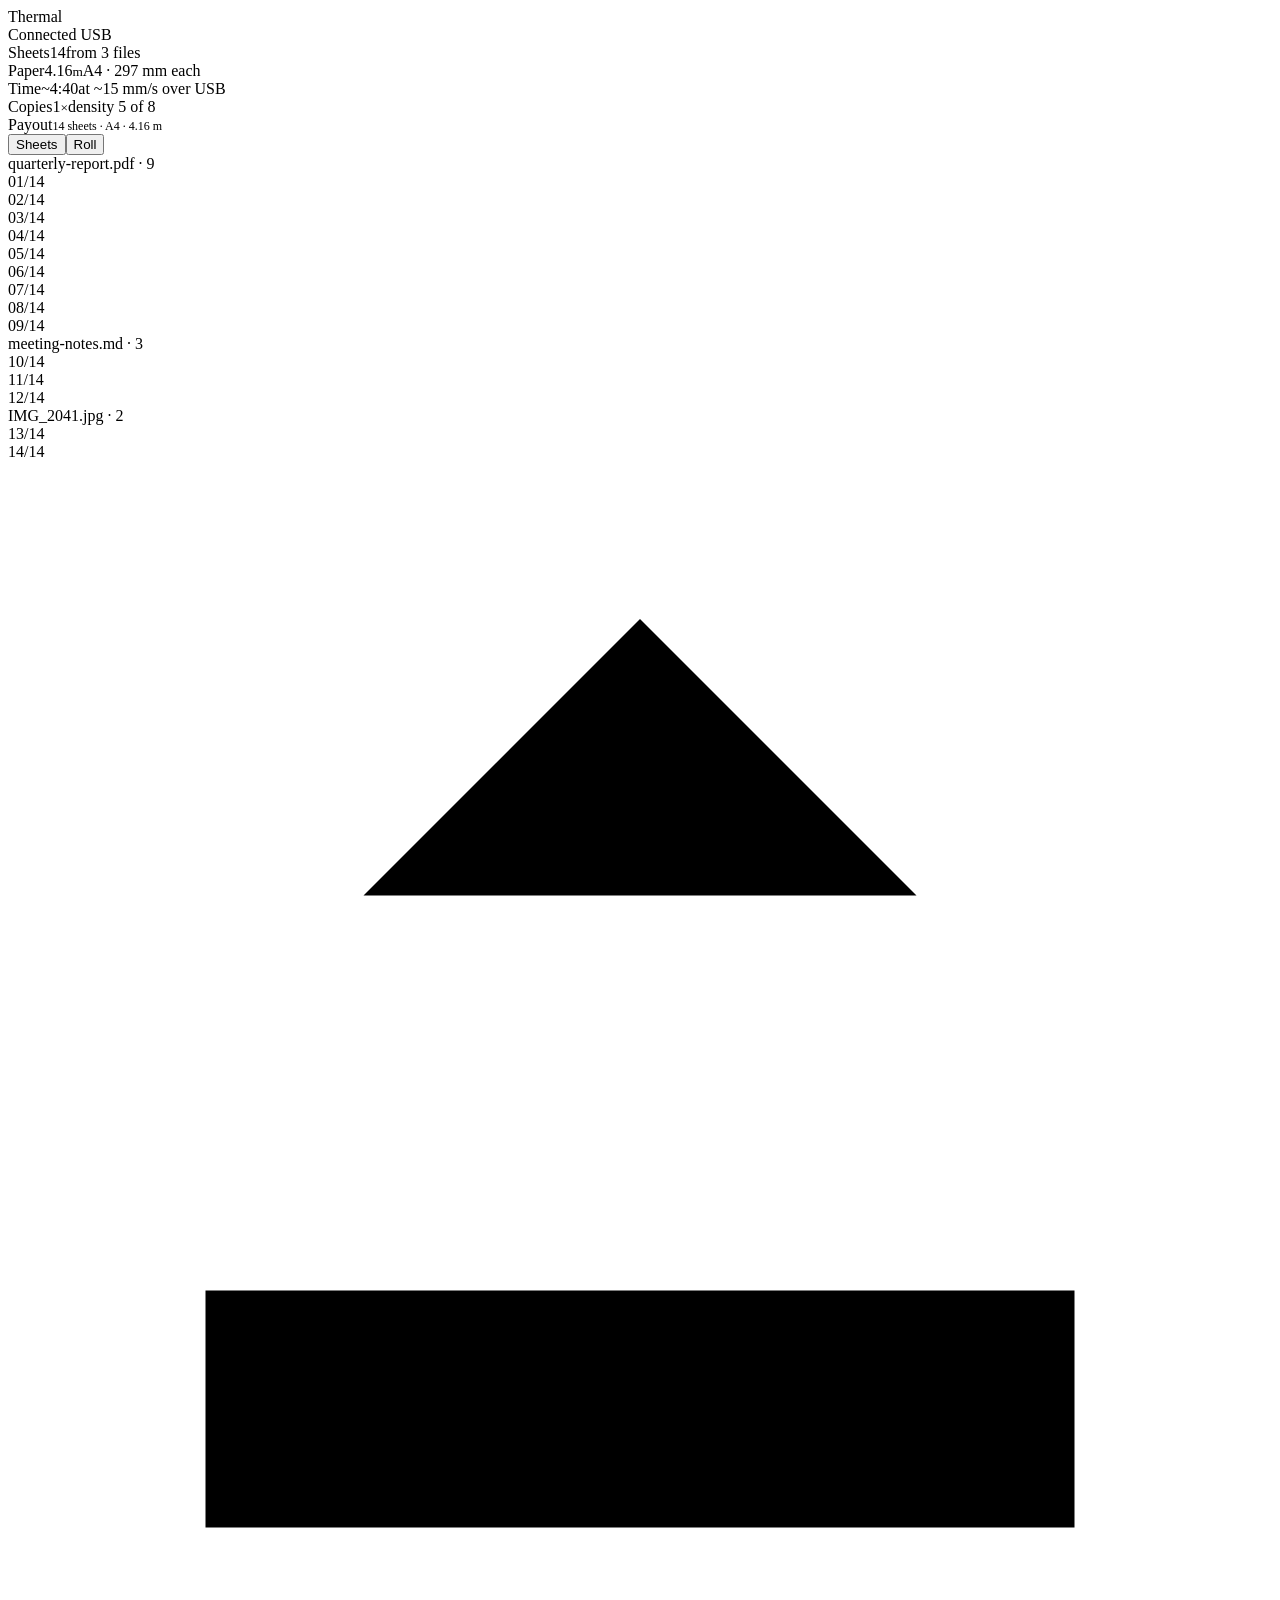
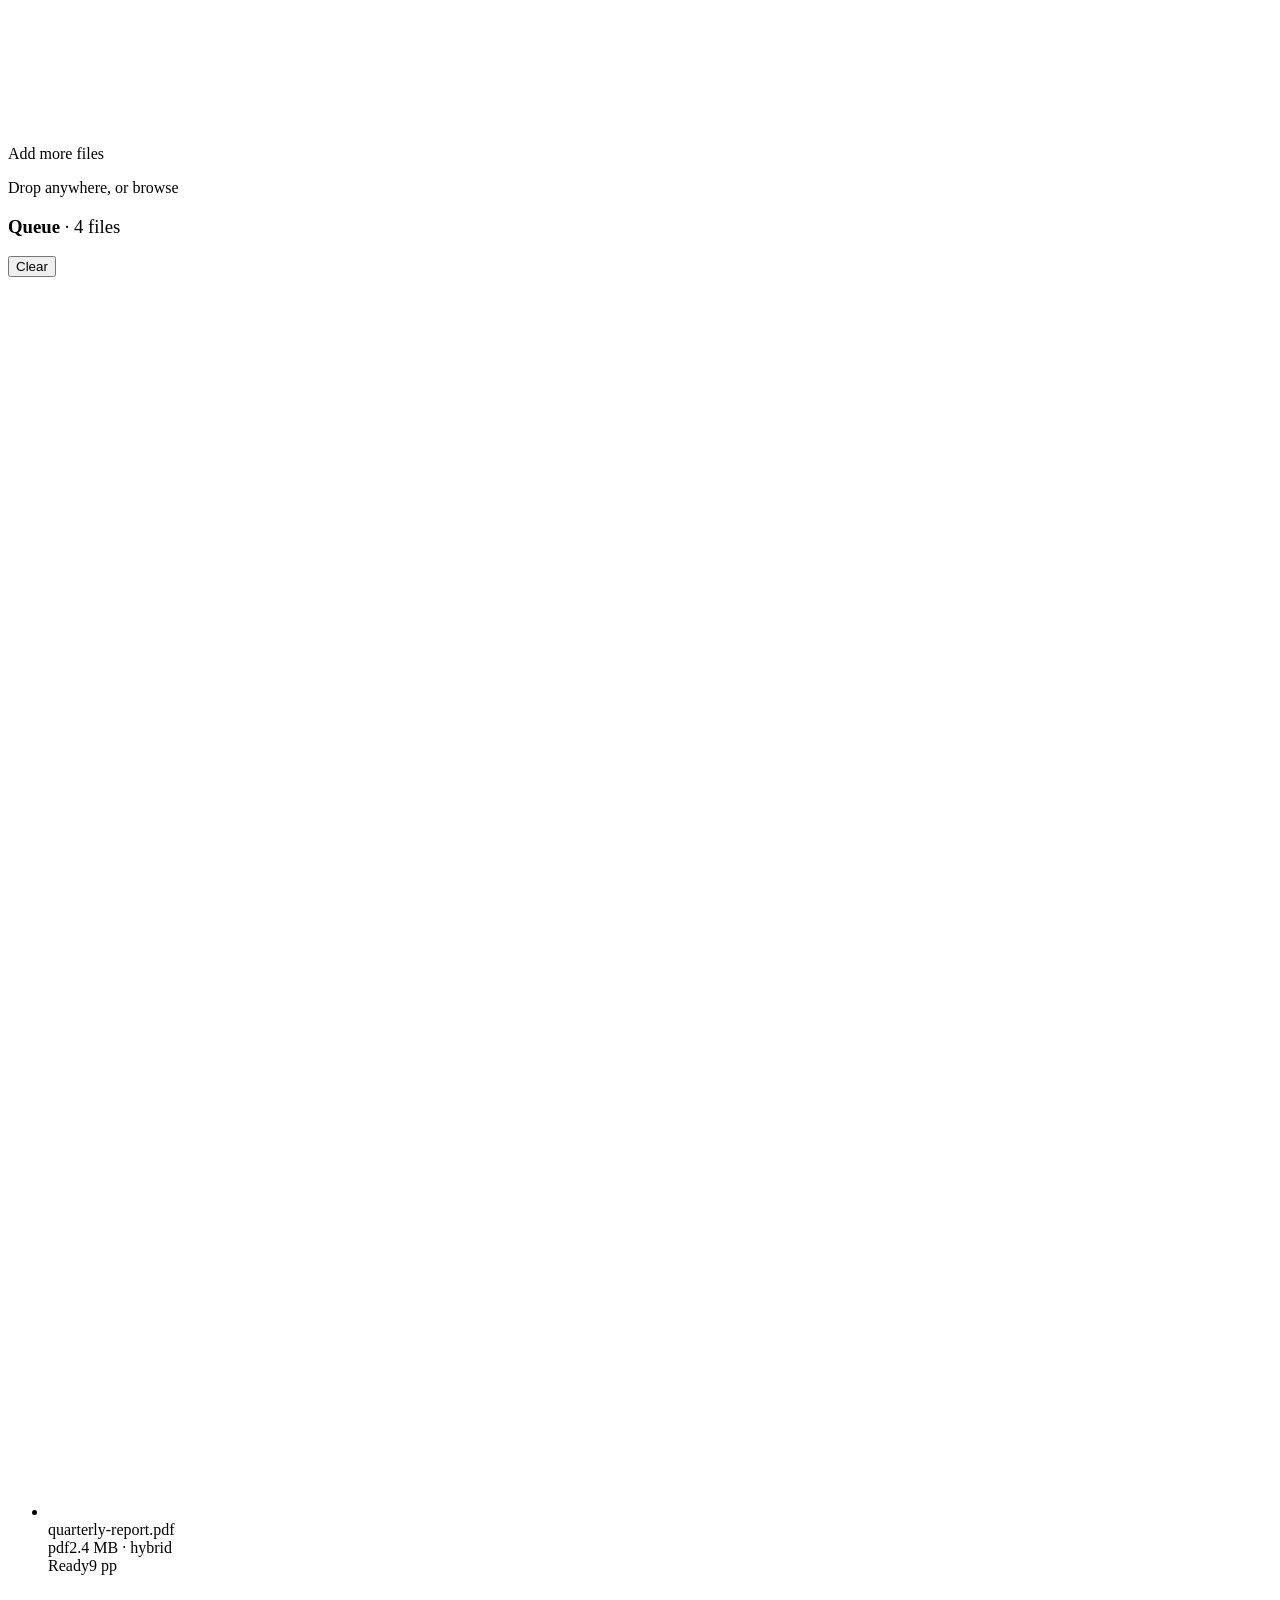
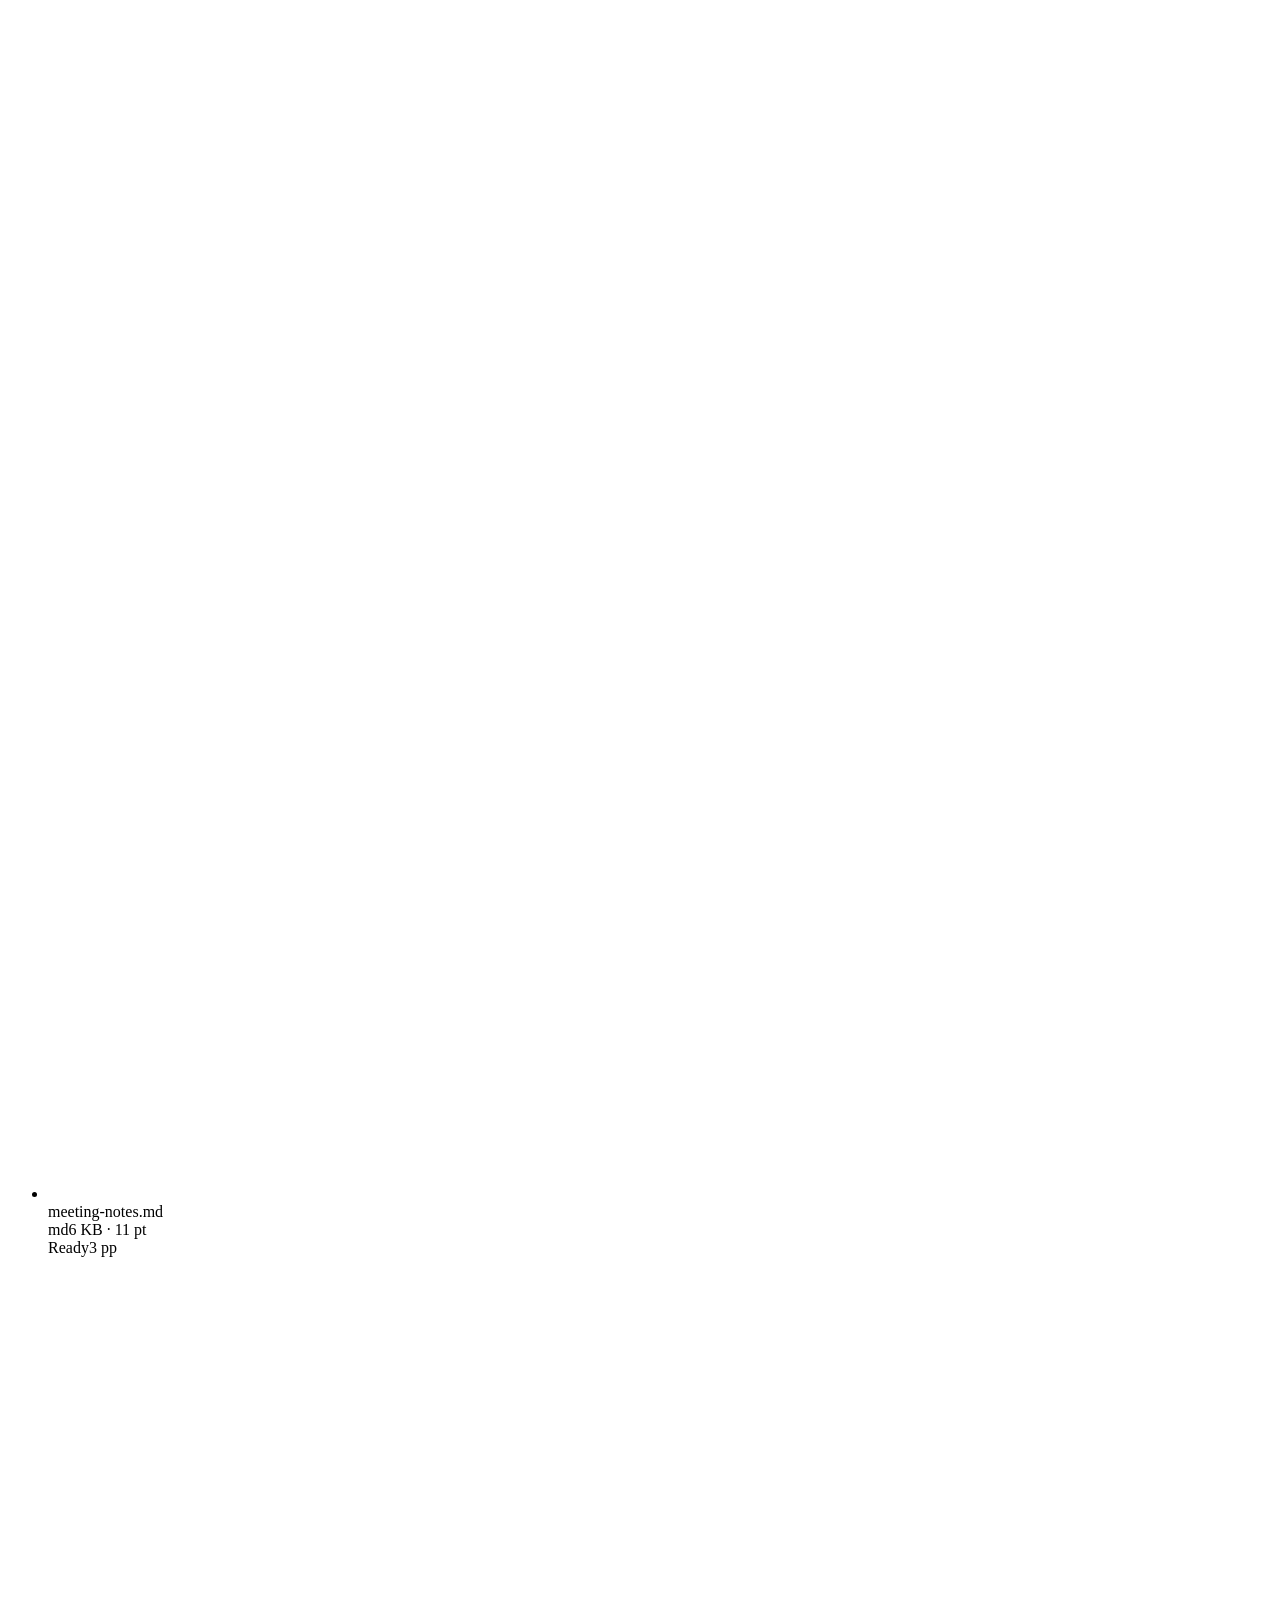
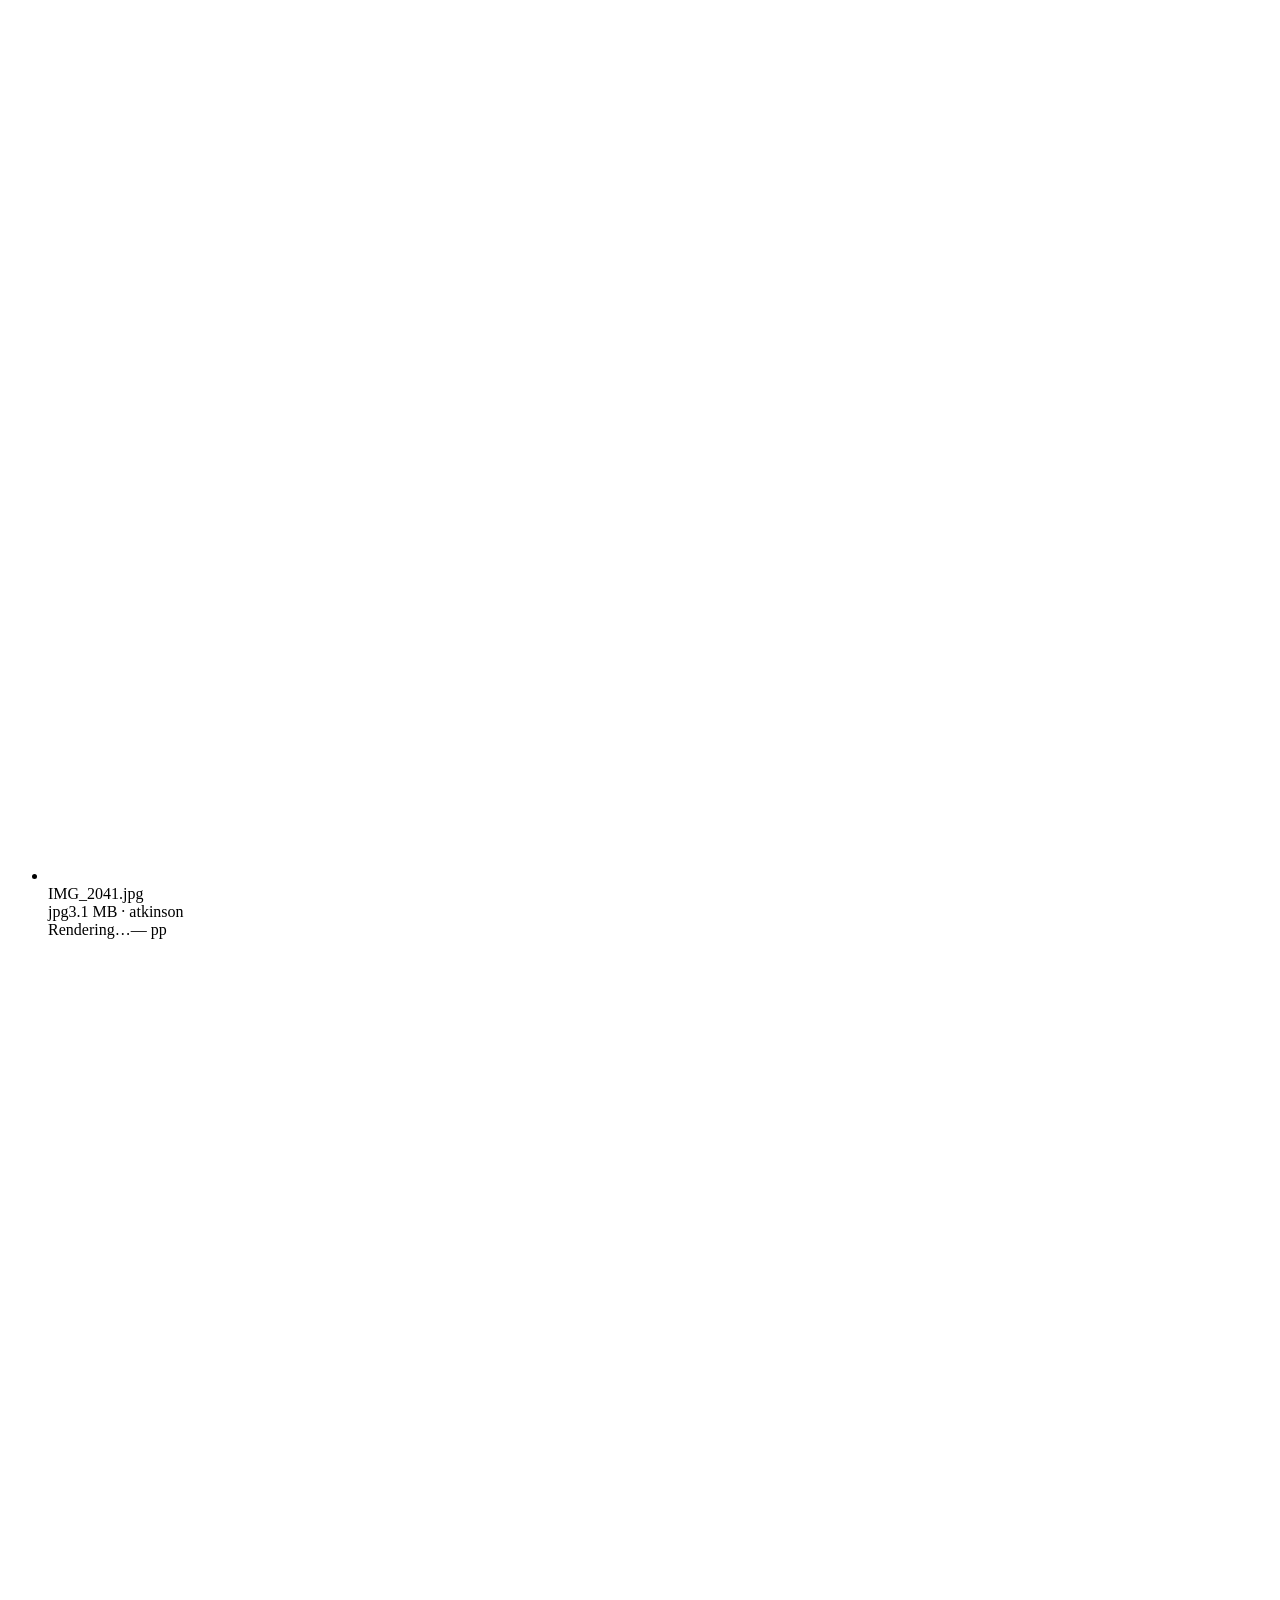
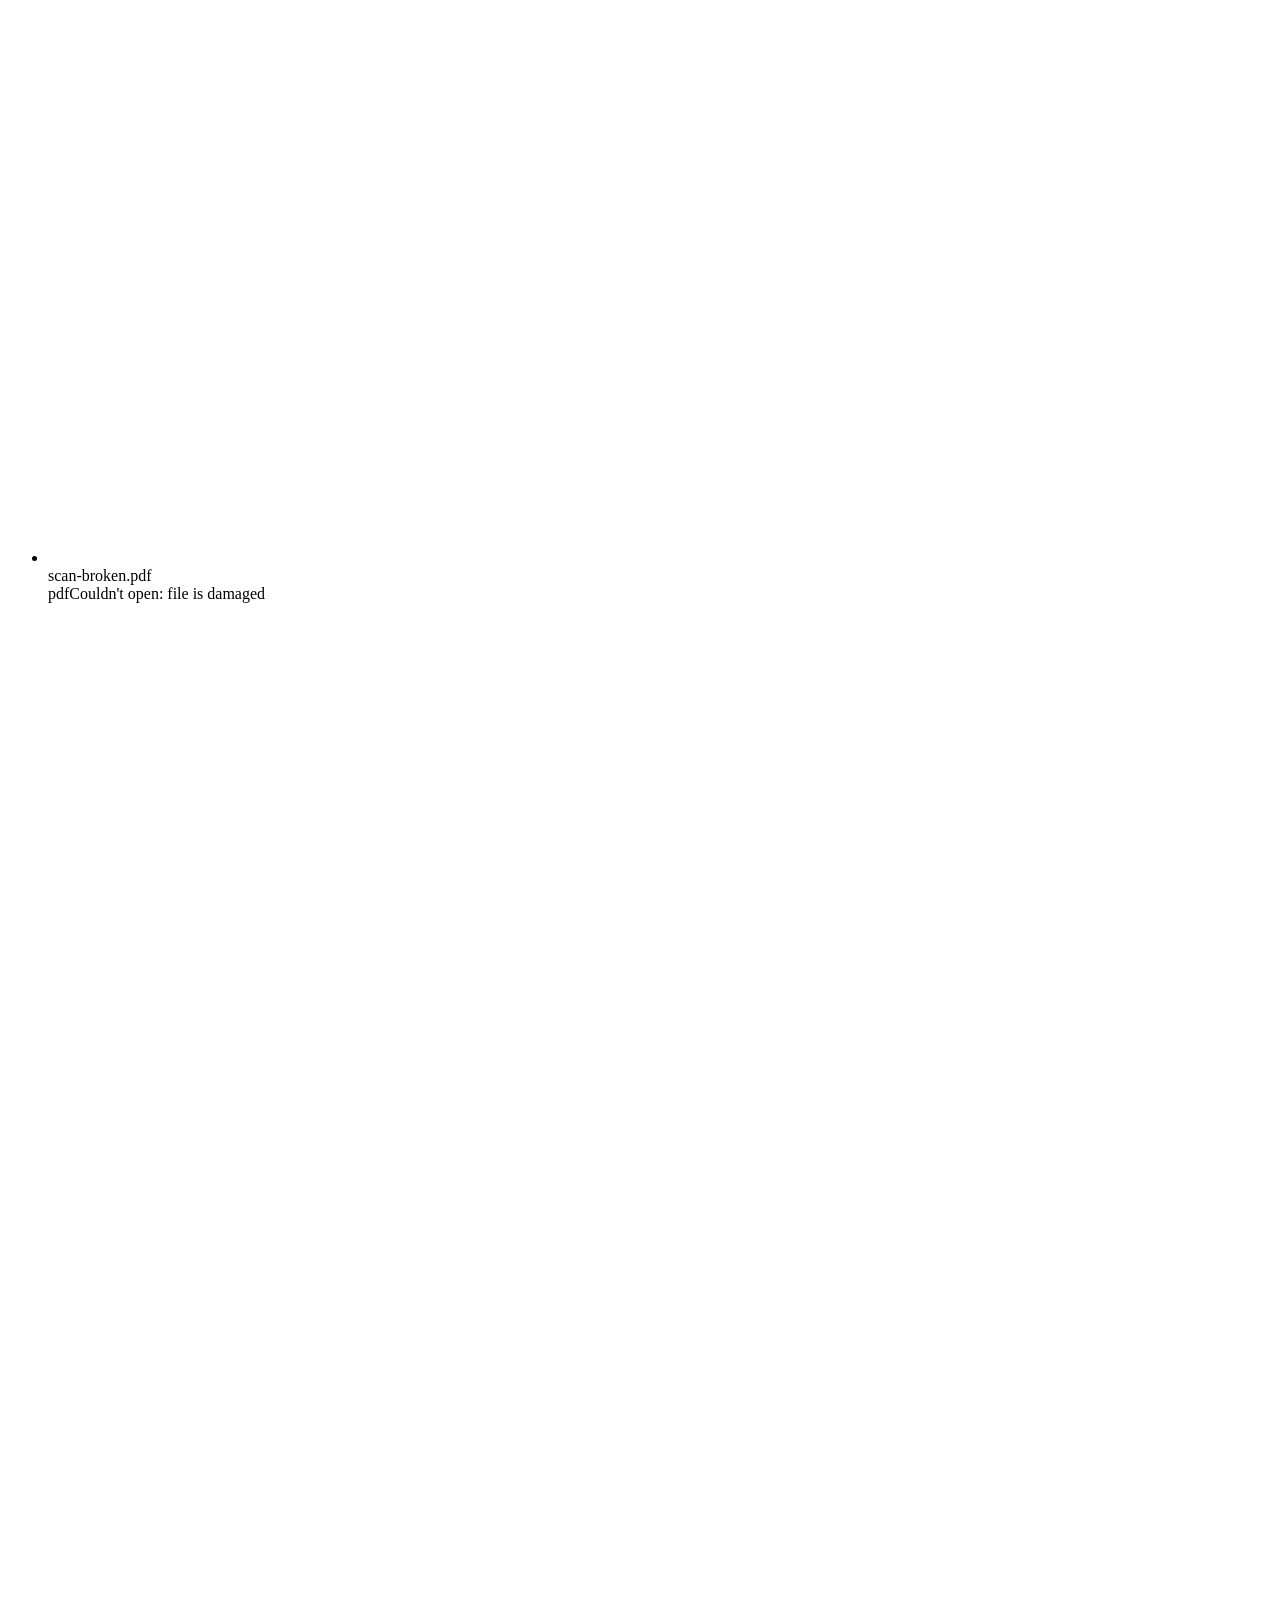
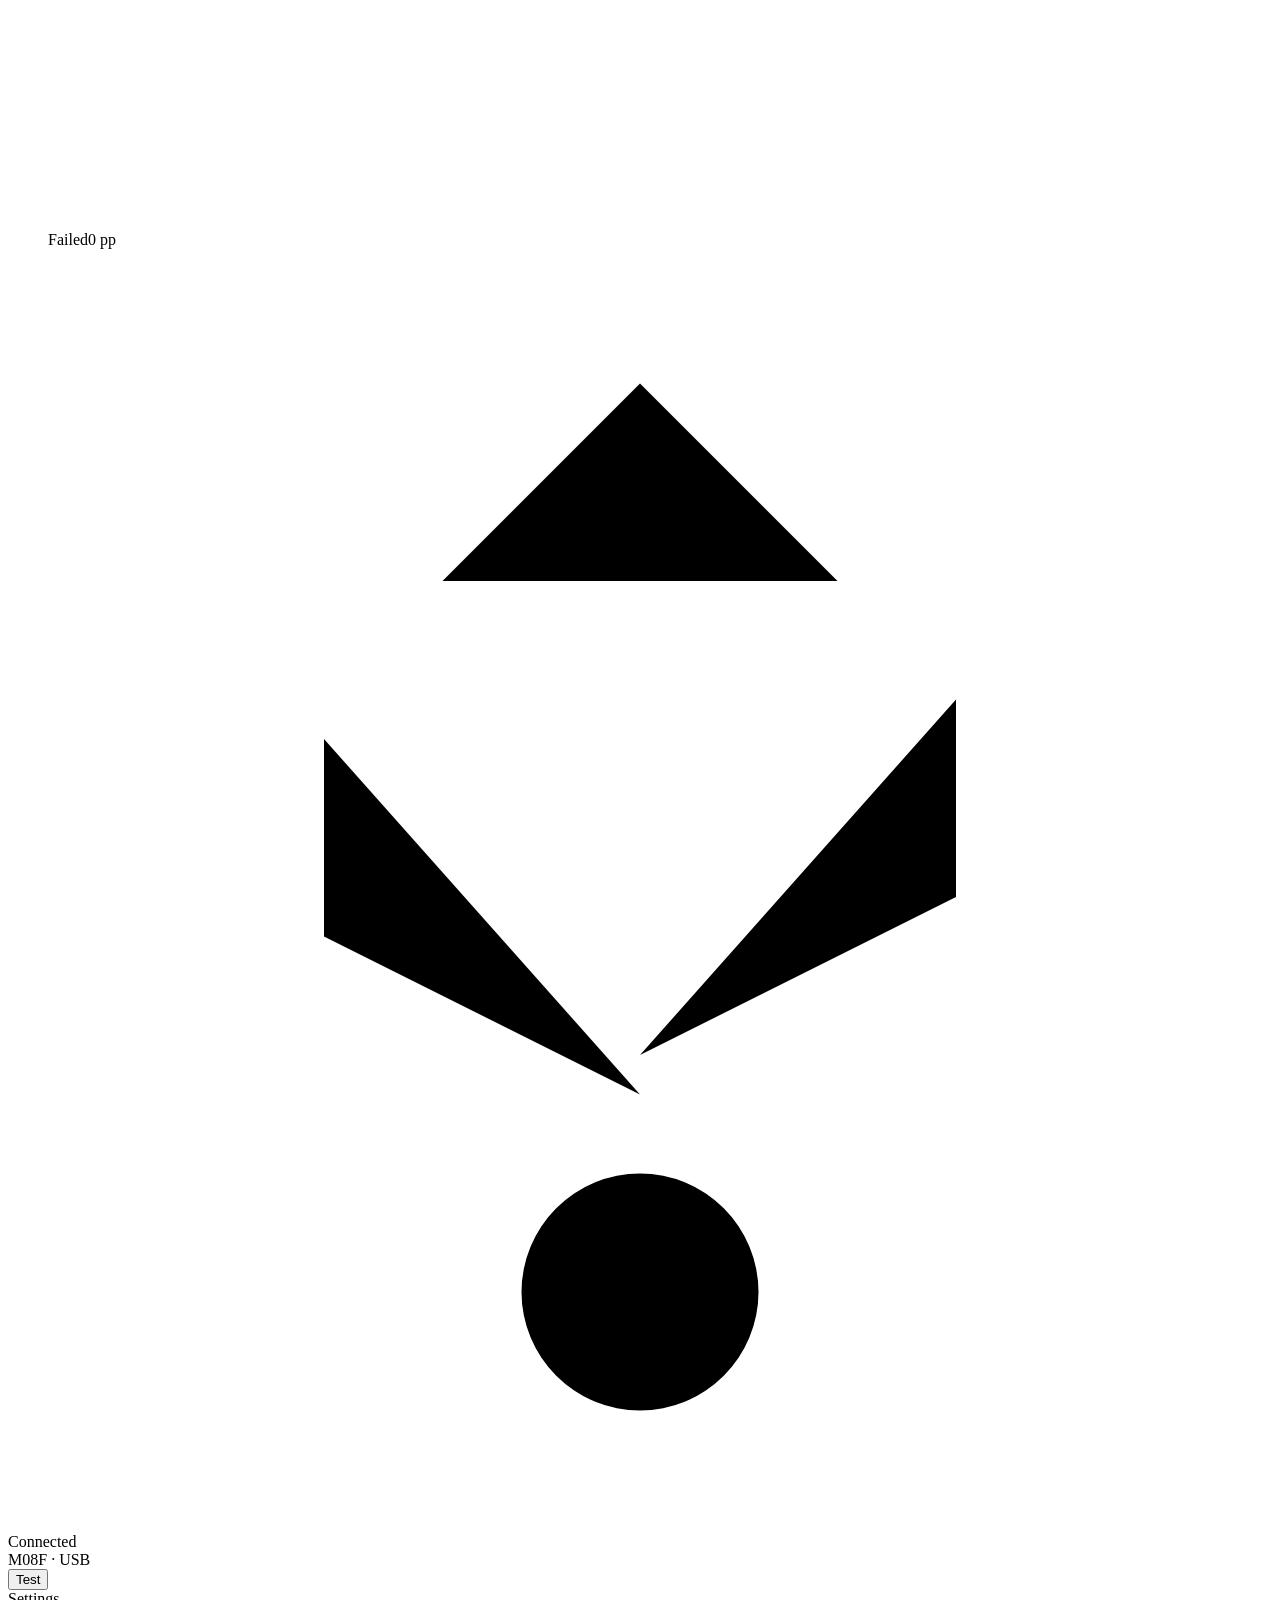
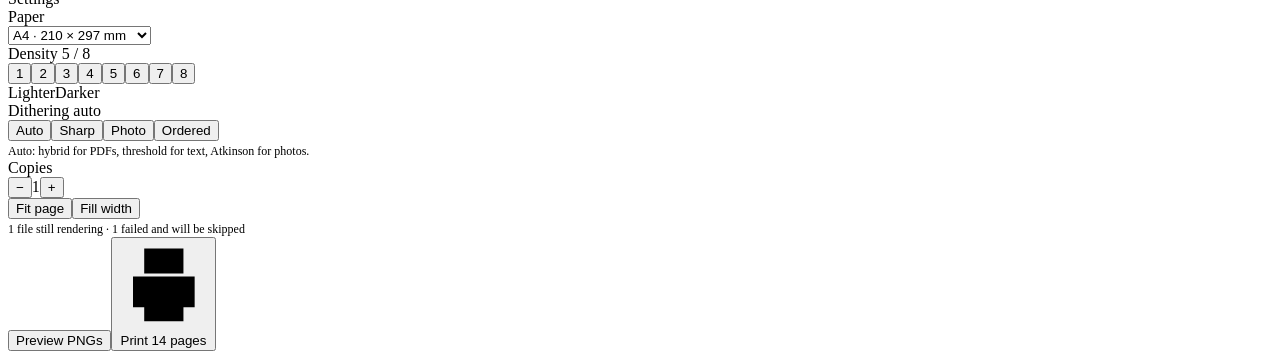
<file: design/components/AppShell/preview.html>
<!-- @dsCard group="Screens" page height=1080 width=1280 subtitle="The whole print screen" -->
<!doctype html>
<html><head><meta charset="utf-8"></head><body>
<div class="tp-app">
<header class="tp-top"><div class="tp-brand"><span class="tp-brand-mark"></span>Thermal</div><span class="tp-status"><span class="tp-dot"></span>Connected <span class="tp-via">USB</span></span></header>
<main class="tp-main">
<div class="tp-panel tp-summary">
<div class="tp-stat"><span class="tp-overline">Sheets</span><span class="tp-figure">14</span><span class="tp-stat-note">from 3 files</span></div>
<div class="tp-stat"><span class="tp-overline">Paper</span><span class="tp-figure">4.16<small>m</small></span><span class="tp-stat-note">A4 · 297 mm each</span></div>
<div class="tp-stat"><span class="tp-overline">Time</span><span class="tp-figure">~4:40</span><span class="tp-stat-note">at ~15 mm/s over USB</span></div>
<div class="tp-stat"><span class="tp-overline">Copies</span><span class="tp-figure">1<small>×</small></span><span class="tp-stat-note">density 5 of 8</span></div>
</div>
<div class="tp-stack" style="gap:var(--space-3)"><div class="tp-row" style="justify-content:space-between"><div class="tp-row"><span class="tp-overline">Payout</span><span class="tp-mono tp-muted" style="font-size:12px">14 sheets · A4 · 4.16 m</span></div><div class="tp-seg"><button aria-pressed="true">Sheets</button><button aria-pressed="false">Roll</button></div></div>
<div class="tp-payout"><div class="tp-roll"><div><div class="tp-file-label">quarterly-report.pdf · 9</div><div class="tp-roll"><div class="tp-sheet-wrap"><div class="tp-sheet "><i class="h" style="top:8%"></i><i class="img" style="top:18%"></i><i style="top:46%"></i><i style="top:50%"></i><i style="top:54%"></i><i style="top:58%"></i><i style="top:62%"></i><i style="top:66%"></i><i style="top:70%"></i><i style="top:74%"></i><i style="top:78%"></i><i style="top:82%"></i><i style="top:86%"></i></div><div class="tp-sheet-cap"><span>01</span><span>/14</span></div></div><div class="tp-sheet-wrap"><div class="tp-sheet "><i class="h" style="top:8%"></i><i class="s" style="top:16%"></i><i class="" style="top:24%"></i><i class="s" style="top:28%"></i><i class="" style="top:32%"></i><i class="" style="top:36%"></i><i class="" style="top:40%"></i><i class="s" style="top:44%"></i><i class="s" style="top:52%"></i><i class="" style="top:56%"></i><i class="" style="top:60%"></i><i class="" style="top:64%"></i><i class="" style="top:68%"></i><i class="" style="top:72%"></i><i class="" style="top:80%"></i><i class="" style="top:84%"></i><i class="" style="top:88%"></i></div><div class="tp-sheet-cap"><span>02</span><span>/14</span></div></div><div class="tp-sheet-wrap"><div class="tp-sheet tp-sheet--active"><i class="h" style="top:8%"></i><i class="" style="top:16%"></i><i class="" style="top:20%"></i><i class="" style="top:24%"></i><i class="" style="top:28%"></i><i class="" style="top:32%"></i><i class="" style="top:36%"></i><i class="s" style="top:40%"></i><i class="" style="top:44%"></i><i class="s" style="top:52%"></i><i class="" style="top:56%"></i><i class="" style="top:60%"></i><i class="" style="top:64%"></i><i class="" style="top:68%"></i><i class="" style="top:72%"></i><i class="" style="top:76%"></i><i class="" style="top:80%"></i><i class="" style="top:84%"></i></div><div class="tp-sheet-cap"><span>03</span><span>/14</span></div></div><div class="tp-sheet-wrap"><div class="tp-sheet "><i class="h" style="top:8%"></i><i class="img" style="top:18%"></i><i style="top:46%"></i><i style="top:50%"></i><i style="top:54%"></i><i style="top:58%"></i><i style="top:62%"></i><i style="top:66%"></i><i style="top:70%"></i><i style="top:74%"></i><i style="top:78%"></i><i style="top:82%"></i><i style="top:86%"></i></div><div class="tp-sheet-cap"><span>04</span><span>/14</span></div></div><div class="tp-sheet-wrap"><div class="tp-sheet "><i class="h" style="top:8%"></i><i class="s" style="top:16%"></i><i class="" style="top:20%"></i><i class="s" style="top:24%"></i><i class="s" style="top:28%"></i><i class="s" style="top:32%"></i><i class="" style="top:36%"></i><i class="" style="top:40%"></i><i class="s" style="top:44%"></i><i class="" style="top:48%"></i><i class="" style="top:52%"></i><i class="" style="top:56%"></i><i class="" style="top:60%"></i><i class="" style="top:64%"></i><i class="" style="top:72%"></i><i class="" style="top:76%"></i><i class="s" style="top:84%"></i><i class="" style="top:88%"></i></div><div class="tp-sheet-cap"><span>05</span><span>/14</span></div></div><div class="tp-sheet-wrap"><div class="tp-sheet "><i class="h" style="top:8%"></i><i class="" style="top:16%"></i><i class="" style="top:24%"></i><i class="s" style="top:28%"></i><i class="s" style="top:36%"></i><i class="" style="top:40%"></i><i class="s" style="top:48%"></i><i class="s" style="top:52%"></i><i class="s" style="top:56%"></i><i class="" style="top:60%"></i><i class="" style="top:64%"></i><i class="s" style="top:68%"></i><i class="s" style="top:72%"></i><i class="s" style="top:76%"></i><i class="" style="top:80%"></i><i class="s" style="top:84%"></i><i class="s" style="top:88%"></i></div><div class="tp-sheet-cap"><span>06</span><span>/14</span></div></div><div class="tp-sheet-wrap"><div class="tp-sheet "><i class="h" style="top:8%"></i><i class="img" style="top:18%"></i><i style="top:46%"></i><i style="top:50%"></i><i style="top:54%"></i><i style="top:58%"></i><i style="top:62%"></i><i style="top:66%"></i><i style="top:70%"></i><i style="top:74%"></i><i style="top:78%"></i><i style="top:82%"></i><i style="top:86%"></i></div><div class="tp-sheet-cap"><span>07</span><span>/14</span></div></div><div class="tp-sheet-wrap"><div class="tp-sheet "><i class="h" style="top:8%"></i><i class="s" style="top:16%"></i><i class="s" style="top:20%"></i><i class="" style="top:28%"></i><i class="" style="top:32%"></i><i class="" style="top:36%"></i><i class="" style="top:40%"></i><i class="" style="top:44%"></i><i class="s" style="top:52%"></i><i class="" style="top:56%"></i><i class="" style="top:60%"></i><i class="" style="top:64%"></i><i class="" style="top:68%"></i><i class="" style="top:72%"></i><i class="" style="top:76%"></i><i class="" style="top:80%"></i><i class="" style="top:88%"></i></div><div class="tp-sheet-cap"><span>08</span><span>/14</span></div></div><div class="tp-sheet-wrap"><div class="tp-sheet "><i class="h" style="top:8%"></i><i class="" style="top:16%"></i><i class="" style="top:24%"></i><i class="" style="top:32%"></i><i class="s" style="top:36%"></i><i class="" style="top:40%"></i><i class="" style="top:44%"></i><i class="s" style="top:48%"></i><i class="" style="top:56%"></i><i class="" style="top:64%"></i><i class="" style="top:72%"></i><i class="" style="top:76%"></i><i class="" style="top:80%"></i><i class="" style="top:84%"></i><i class="" style="top:88%"></i></div><div class="tp-sheet-cap"><span>09</span><span>/14</span></div></div></div></div><div class="tp-split"></div><div><div class="tp-file-label">meeting-notes.md · 3</div><div class="tp-roll"><div class="tp-sheet-wrap"><div class="tp-sheet "><i class="h" style="top:8%"></i><i class="" style="top:16%"></i><i class="s" style="top:20%"></i><i class="" style="top:28%"></i><i class="" style="top:32%"></i><i class="s" style="top:36%"></i><i class="" style="top:40%"></i><i class="s" style="top:44%"></i><i class="" style="top:48%"></i><i class="" style="top:56%"></i><i class="" style="top:60%"></i><i class="s" style="top:64%"></i><i class="" style="top:68%"></i><i class="s" style="top:76%"></i><i class="" style="top:80%"></i><i class="" style="top:84%"></i><i class="" style="top:88%"></i></div><div class="tp-sheet-cap"><span>10</span><span>/14</span></div></div><div class="tp-sheet-wrap"><div class="tp-sheet "><i class="" style="top:8%"></i><i class="" style="top:12%"></i><i class="" style="top:16%"></i><i class="s" style="top:20%"></i><i class="s" style="top:24%"></i><i class="" style="top:32%"></i><i class="" style="top:36%"></i><i class="" style="top:40%"></i><i class="" style="top:48%"></i><i class="" style="top:52%"></i><i class="" style="top:56%"></i><i class="s" style="top:64%"></i><i class="" style="top:68%"></i><i class="" style="top:72%"></i><i class="" style="top:76%"></i><i class="" style="top:80%"></i><i class="" style="top:84%"></i><i class="" style="top:88%"></i></div><div class="tp-sheet-cap"><span>11</span><span>/14</span></div></div><div class="tp-sheet-wrap"><div class="tp-sheet "><i class="" style="top:8%"></i><i class="" style="top:12%"></i><i class="" style="top:20%"></i><i class="" style="top:24%"></i><i class="s" style="top:32%"></i><i class="" style="top:40%"></i><i class="" style="top:44%"></i><i class="" style="top:48%"></i><i class="" style="top:52%"></i><i class="" style="top:60%"></i><i class="s" style="top:64%"></i><i class="" style="top:68%"></i><i class="s" style="top:72%"></i><i class="" style="top:80%"></i><i class="" style="top:84%"></i><i class="" style="top:88%"></i></div><div class="tp-sheet-cap"><span>12</span><span>/14</span></div></div></div></div><div class="tp-split"></div><div><div class="tp-file-label">IMG_2041.jpg · 2</div><div class="tp-roll"><div class="tp-sheet-wrap"><div class="tp-sheet "><i class="full"></i></div><div class="tp-sheet-cap"><span>13</span><span>/14</span></div></div><div class="tp-sheet-wrap"><div class="tp-sheet "><i class="full"></i></div><div class="tp-sheet-cap"><span>14</span><span>/14</span></div></div></div></div></div></div></div>
<div class="tp-drop tp-drop--compact"><div class="tp-drop-icon"><svg class="tp-icon" viewBox="0 0 16 16"><path d="M8 10.5V2M4.5 5.5L8 2l3.5 3.5M2.5 10.5v3h11v-3"/></svg></div><div><p class="tp-drop-title">Add more files</p><p class="tp-drop-hint">Drop anywhere, or <span class="tp-link">browse</span></p></div></div>
<div class="tp-panel">
  <div class="tp-panel-head"><h3 class="tp-panel-title">Queue <span class="tp-muted tp-mono" style="font-weight:400">· 4 files</span></h3><button class="tp-btn tp-btn--ghost">Clear</button></div>
  <ul class="tp-queue">
    <li class="tp-file tp-file--selected"><span class="tp-grip"><svg class="tp-icon" viewBox="0 0 16 16"><path d="M6 4h.01M10 4h.01M6 8h.01M10 8h.01M6 12h.01M10 12h.01" stroke-width="2.4"/></svg></span><span class="tp-mini"></span><div style="min-width:0"><div class="tp-file-name">quarterly-report.pdf</div><div class="tp-file-meta"><span class="tp-tag">pdf</span>2.4 MB · hybrid</div></div><span class="tp-file-state tp-file-state--ok">Ready</span><span class="tp-file-pages">9 pp</span></li>
    <li class="tp-file"><span class="tp-grip"><svg class="tp-icon" viewBox="0 0 16 16"><path d="M6 4h.01M10 4h.01M6 8h.01M10 8h.01M6 12h.01M10 12h.01" stroke-width="2.4"/></svg></span><span class="tp-mini"></span><div style="min-width:0"><div class="tp-file-name">meeting-notes.md</div><div class="tp-file-meta"><span class="tp-tag">md</span>6 KB · 11 pt</div></div><span class="tp-file-state tp-file-state--ok">Ready</span><span class="tp-file-pages">3 pp</span></li>
    <li class="tp-file"><span class="tp-grip"><svg class="tp-icon" viewBox="0 0 16 16"><path d="M6 4h.01M10 4h.01M6 8h.01M10 8h.01M6 12h.01M10 12h.01" stroke-width="2.4"/></svg></span><span class="tp-mini"></span><div style="min-width:0"><div class="tp-file-name">IMG_2041.jpg</div><div class="tp-file-meta"><span class="tp-tag">jpg</span>3.1 MB · atkinson</div></div><span class="tp-file-state tp-file-state--busy">Rendering…</span><span class="tp-file-pages tp-muted">— pp</span></li>
    <li class="tp-file"><span class="tp-grip"><svg class="tp-icon" viewBox="0 0 16 16"><path d="M6 4h.01M10 4h.01M6 8h.01M10 8h.01M6 12h.01M10 12h.01" stroke-width="2.4"/></svg></span><span class="tp-mini"></span><div style="min-width:0"><div class="tp-file-name">scan-broken.pdf</div><div class="tp-file-meta"><span class="tp-tag">pdf</span>Couldn't open: file is damaged</div></div><span class="tp-file-state tp-file-state--error"><svg class="tp-icon" viewBox="0 0 16 16"><path d="M4 4l8 8M12 4l-8 8"/></svg> Failed</span><span class="tp-file-pages tp-muted">0 pp</span></li>
  </ul>
</div>
</main>
<aside class="tp-side">
<div class="tp-conn"><div class="tp-conn-glyph"><svg class="tp-icon" viewBox="0 0 16 16"><path d="M8 1.5v10M5.5 4L8 1.5 10.5 4M8 11.5a1.5 1.5 0 1 0 0 3 1.5 1.5 0 0 0 0-3M4 6v2.5l4 2M12 5.5v2.5l-4 2"/></svg></div><div><div class="tp-conn-state"><span class="tp-dot"></span>Connected</div><div class="tp-conn-detail">M08F · USB</div></div><button class="tp-btn tp-btn--ghost">Test</button></div>
<div><div class="tp-overline" style="margin-bottom:var(--space-3)">Settings</div><div class="tp-stack">
<div class="tp-field"><div class="tp-field-label">Paper</div><select class="tp-select"><option>A4 · 210 × 297 mm</option><option>US Letter</option><option>Continuous (fanfold)</option></select></div>
<div class="tp-field"><div class="tp-field-label">Density <span class="tp-mono">5 / 8</span></div><div class="tp-density"><button class="tp-on">1</button><button class="tp-on">2</button><button class="tp-on">3</button><button class="tp-on">4</button><button aria-pressed="true">5</button><button>6</button><button>7</button><button>8</button></div><div class="tp-scale"><span>Lighter</span><span>Darker</span></div></div>
<div class="tp-field"><div class="tp-field-label">Dithering <span class="tp-mono">auto</span></div><div class="tp-seg" style="display:flex"><button aria-pressed="true">Auto</button><button aria-pressed="false">Sharp</button><button aria-pressed="false">Photo</button><button aria-pressed="false">Ordered</button></div><span class="tp-muted" style="font-size:12px;line-height:16px">Auto: hybrid for PDFs, threshold for text, Atkinson for photos.</span></div>
<div class="tp-field"><div class="tp-field-label">Copies</div><div class="tp-row" style="justify-content:space-between"><div class="tp-stepper"><button aria-label="Fewer">−</button><span>1</span><button aria-label="More">+</button></div><div class="tp-seg"><button aria-pressed="true">Fit page</button><button aria-pressed="false">Fill width</button></div></div></div>
</div></div>
</aside>
<footer class="tp-foot"><span class="tp-muted" style="font-size:12px">1 file still rendering · 1 failed and will be skipped</span><div class="tp-row"><button class="tp-btn tp-btn--ghost">Preview PNGs</button><button class="tp-btn tp-btn--primary tp-btn--lg"><svg class="tp-icon" viewBox="0 0 16 16"><path d="M4.5 6V1.5h7V6M4.5 12H2.5V6.5h11V12h-2M4.5 10h7v4.5h-7z"/></svg> Print 14 pages</button></div></footer>
</div></body></html>
</file>
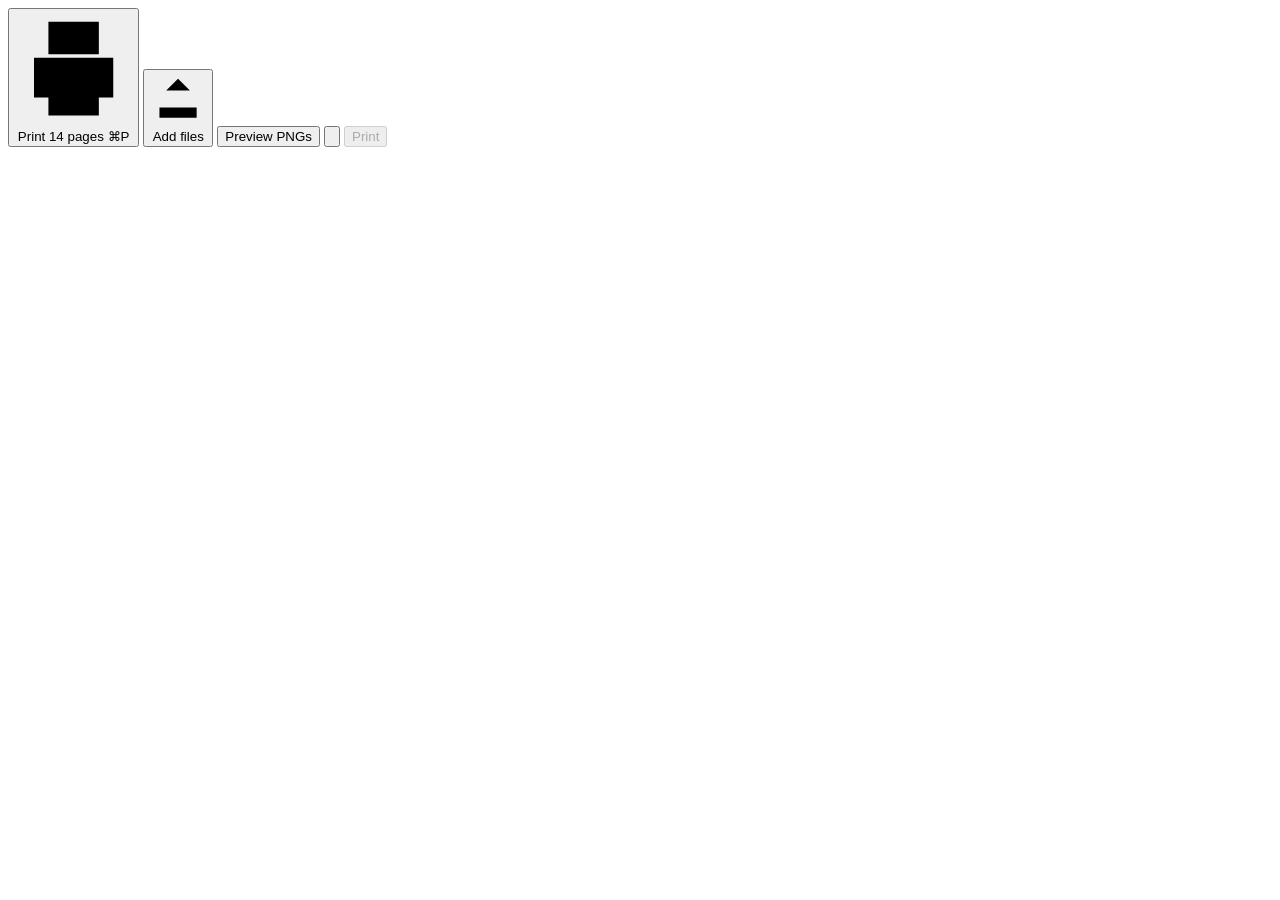
<file: design/components/Button/preview.html>
<!-- @dsCard group="Actions" height=120 -->
<!doctype html>
<html><head><meta charset="utf-8"></head><body>
<div class="tp-pad tp-stack">
  <div class="tp-row">
    <button class="tp-btn tp-btn--primary tp-btn--lg"><svg class="tp-icon" viewBox="0 0 16 16"><path d="M4.5 6V1.5h7V6M4.5 12H2.5V6.5h11V12h-2M4.5 10h7v4.5h-7z"/></svg> Print 14 pages <span class="tp-kbd">⌘P</span></button>
    <button class="tp-btn"><svg class="tp-icon" viewBox="0 0 16 16"><path d="M8 10.5V2M4.5 5.5L8 2l3.5 3.5M2.5 10.5v3h11v-3"/></svg> Add files</button>
    <button class="tp-btn tp-btn--ghost">Preview PNGs</button>
    <button class="tp-btn tp-btn--icon tp-btn--ghost" aria-label="Remove"><svg class="tp-icon" viewBox="0 0 16 16"><path d="M4 4l8 8M12 4l-8 8"/></svg></button>
    <button class="tp-btn tp-btn--primary" disabled>Print</button>
  </div>
</div>
</body></html>
</file>
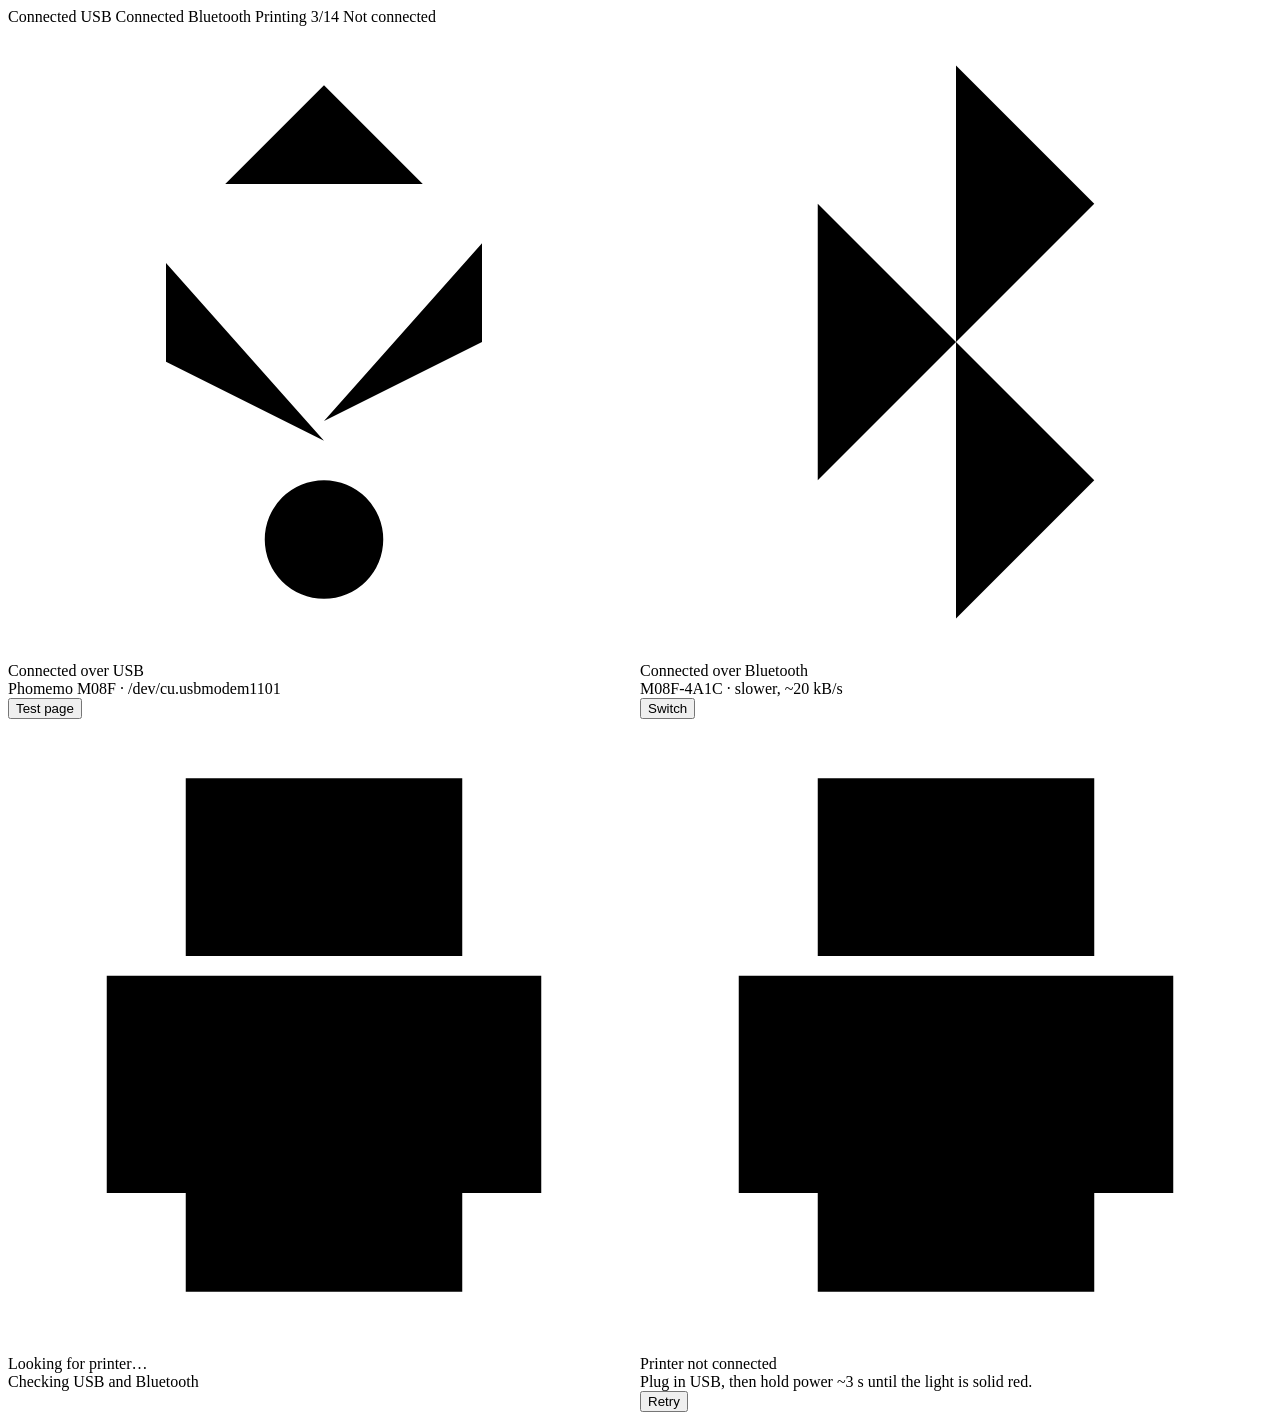
<file: design/components/ConnectionStatus/preview.html>
<!-- @dsCard group="Printer" height=300 subtitle="Is the printer there or not" -->
<!doctype html>
<html><head><meta charset="utf-8"></head><body>
<div class="tp-pad tp-stack">
  <div class="tp-row">
    <span class="tp-status"><span class="tp-dot"></span>Connected <span class="tp-via">USB</span></span>
    <span class="tp-status tp-status--warn"><span class="tp-dot"></span>Connected <span class="tp-via">Bluetooth</span></span>
    <span class="tp-status tp-status--busy"><span class="tp-dot"></span>Printing <span class="tp-via">3/14</span></span>
    <span class="tp-status tp-status--off"><span class="tp-dot"></span>Not connected</span>
  </div>
  <div style="display:grid;grid-template-columns:1fr 1fr;gap:var(--space-3)">
    <div class="tp-conn"><div class="tp-conn-glyph"><svg class="tp-icon" viewBox="0 0 16 16"><path d="M8 1.5v10M5.5 4L8 1.5 10.5 4M8 11.5a1.5 1.5 0 1 0 0 3 1.5 1.5 0 0 0 0-3M4 6v2.5l4 2M12 5.5v2.5l-4 2"/></svg></div><div><div class="tp-conn-state"><span class="tp-dot"></span>Connected over USB</div><div class="tp-conn-detail">Phomemo M08F · /dev/cu.usbmodem1101</div></div><button class="tp-btn tp-btn--ghost">Test page</button></div>
    <div class="tp-conn tp-conn--ble"><div class="tp-conn-glyph"><svg class="tp-icon" viewBox="0 0 16 16"><path d="M4.5 4.5l7 7L8 15V1l3.5 3.5-7 7"/></svg></div><div><div class="tp-conn-state"><span class="tp-dot"></span>Connected over Bluetooth</div><div class="tp-conn-detail">M08F-4A1C · slower, ~20 kB/s</div></div><button class="tp-btn tp-btn--ghost">Switch</button></div>
    <div class="tp-conn tp-conn--search"><div class="tp-conn-glyph"><svg class="tp-icon" viewBox="0 0 16 16"><path d="M4.5 6V1.5h7V6M4.5 12H2.5V6.5h11V12h-2M4.5 10h7v4.5h-7z"/></svg></div><div><div class="tp-conn-state"><span class="tp-dot"></span>Looking for printer…</div><div class="tp-conn-detail">Checking USB and Bluetooth</div></div><span></span></div>
    <div class="tp-conn tp-conn--off"><div class="tp-conn-glyph"><svg class="tp-icon" viewBox="0 0 16 16"><path d="M4.5 6V1.5h7V6M4.5 12H2.5V6.5h11V12h-2M4.5 10h7v4.5h-7zM1.5 1.5l13 13"/></svg></div><div><div class="tp-conn-state"><span class="tp-dot"></span>Printer not connected</div><div class="tp-conn-detail">Plug in USB, then hold power ~3 s until the light is solid red.</div></div><button class="tp-btn">Retry</button></div>
  </div>
</div>
</body></html>
</file>
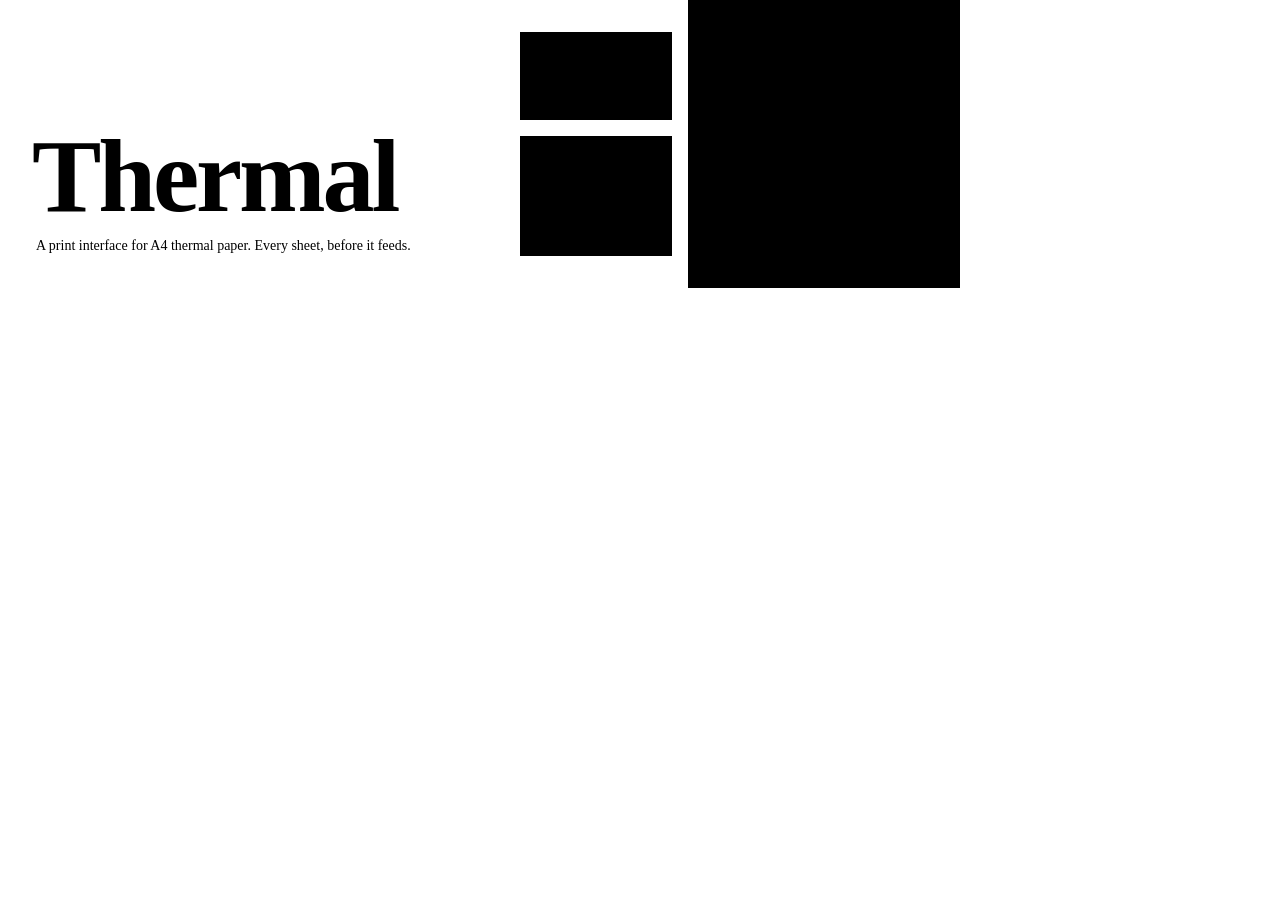
<file: design/components/Cover/preview.html>
<!-- @dsCard height=288 -->
<!doctype html>
<html lang="en">
<head>
<meta charset="utf-8">
<title>Thermal</title>
<style>
  html, body { margin:0; height:100%; }
  body { background:var(--paper); color:var(--ink); font-family:var(--font-sans); overflow:hidden; }
  .cover { position:relative; height:288px; overflow:hidden; }
  .art { position:absolute; top:0; left:480px; width:480px; height:288px; overflow:hidden; }
  .art svg { display:block; width:480px; height:288px; }
  .deep { fill:var(--ink); } .heat { fill:var(--heat); } .tint { fill:var(--heat-soft); } .sheet { fill:var(--sheet); } .dot { fill:var(--sheet-ink); }
  .blk { rx:var(--radius-md); } .pap { rx:var(--radius-xs); }
  .words { position:absolute; left:32px; bottom:32px; max-width:440px; }
  .name { margin:0; font-size:104px; line-height:.92; font-weight:600; letter-spacing:-.03em; color:var(--ink); }
  .tag { margin:12px 0 0 4px; font-size:14px; line-height:20px; color:var(--ink-muted); }
</style>
</head>
<body>
<div class="cover">
<div class="art" aria-hidden="true">
<svg viewBox="0 0 480 288" width="480" height="288">
<!--
  blocks      heat-soft 272 wide bleeding off top, right and bottom (the tray) · ink 240×72 bled off the top (the printer) · heat 208×8 (the head line, the one accent) · sheet 176 wide feeding off the bottom · a second ink 128×120 and heat 128×88 on the left (identity: ink and heat)
  arrangement a printer slab over a sheet feeding down out of the tray; a short stack of ink and heat left of it
  pattern     a dot raster at space-2 pitch in sheet-ink: "thermal paper has no grey", every mark is a dot. Three printed lines, the rest of the sheet still blank
  scales      sides in space-2 multiples; gutters space-4; pitch space-2; corners radius-md (blocks), radius-xs (sheet)
-->
<rect class="tint" x="208" y="0" width="272" height="288"/>
<rect class="deep blk" x="224" y="-16" width="240" height="88" rx="10"/>
<rect class="heat" x="240" y="72" width="208" height="8"/>
<rect class="sheet pap" x="256" y="80" width="176" height="224" rx="2"/>
<rect class="heat blk" x="40" y="32" width="152" height="88" rx="10"/>
<rect class="deep blk" x="40" y="136" width="152" height="120" rx="10"/>
<g class="dot">
<circle cx="272" cy="104" r="2"/><circle cx="280" cy="104" r="2"/><circle cx="288" cy="104" r="2"/><circle cx="296" cy="104" r="2"/><circle cx="304" cy="104" r="2"/><circle cx="312" cy="104" r="2"/><circle cx="320" cy="104" r="2"/><circle cx="328" cy="104" r="2"/><circle cx="336" cy="104" r="2"/><circle cx="344" cy="104" r="2"/>
<circle cx="272" cy="128" r="2"/><circle cx="280" cy="128" r="2"/><circle cx="288" cy="128" r="2"/><circle cx="296" cy="128" r="2"/><circle cx="304" cy="128" r="2"/><circle cx="312" cy="128" r="2"/><circle cx="320" cy="128" r="2"/><circle cx="328" cy="128" r="2"/><circle cx="336" cy="128" r="2"/><circle cx="344" cy="128" r="2"/><circle cx="352" cy="128" r="2"/><circle cx="360" cy="128" r="2"/><circle cx="368" cy="128" r="2"/><circle cx="376" cy="128" r="2"/><circle cx="384" cy="128" r="2"/><circle cx="392" cy="128" r="2"/><circle cx="400" cy="128" r="2"/><circle cx="408" cy="128" r="2"/><circle cx="416" cy="128" r="2"/>
<circle cx="272" cy="144" r="2"/><circle cx="280" cy="144" r="2"/><circle cx="288" cy="144" r="2"/><circle cx="296" cy="144" r="2"/><circle cx="304" cy="144" r="2"/><circle cx="312" cy="144" r="2"/><circle cx="320" cy="144" r="2"/><circle cx="328" cy="144" r="2"/><circle cx="336" cy="144" r="2"/><circle cx="344" cy="144" r="2"/><circle cx="352" cy="144" r="2"/><circle cx="360" cy="144" r="2"/><circle cx="368" cy="144" r="2"/><circle cx="376" cy="144" r="2"/>
<circle cx="272" cy="160" r="2"/><circle cx="280" cy="160" r="2"/><circle cx="288" cy="160" r="2"/><circle cx="296" cy="160" r="2"/><circle cx="304" cy="160" r="2"/><circle cx="312" cy="160" r="2"/><circle cx="320" cy="160" r="2"/><circle cx="328" cy="160" r="2"/><circle cx="336" cy="160" r="2"/><circle cx="344" cy="160" r="2"/><circle cx="352" cy="160" r="2"/><circle cx="360" cy="160" r="2"/><circle cx="368" cy="160" r="2"/><circle cx="376" cy="160" r="2"/><circle cx="384" cy="160" r="2"/><circle cx="392" cy="160" r="2"/><circle cx="400" cy="160" r="2"/>
</g>
</svg>
</div>
<div class="words"><h1 class="name">Thermal</h1><p class="tag">A print interface for A4 thermal paper. Every sheet, before it feeds.</p></div>
</div>
</body>
</html>
</file>
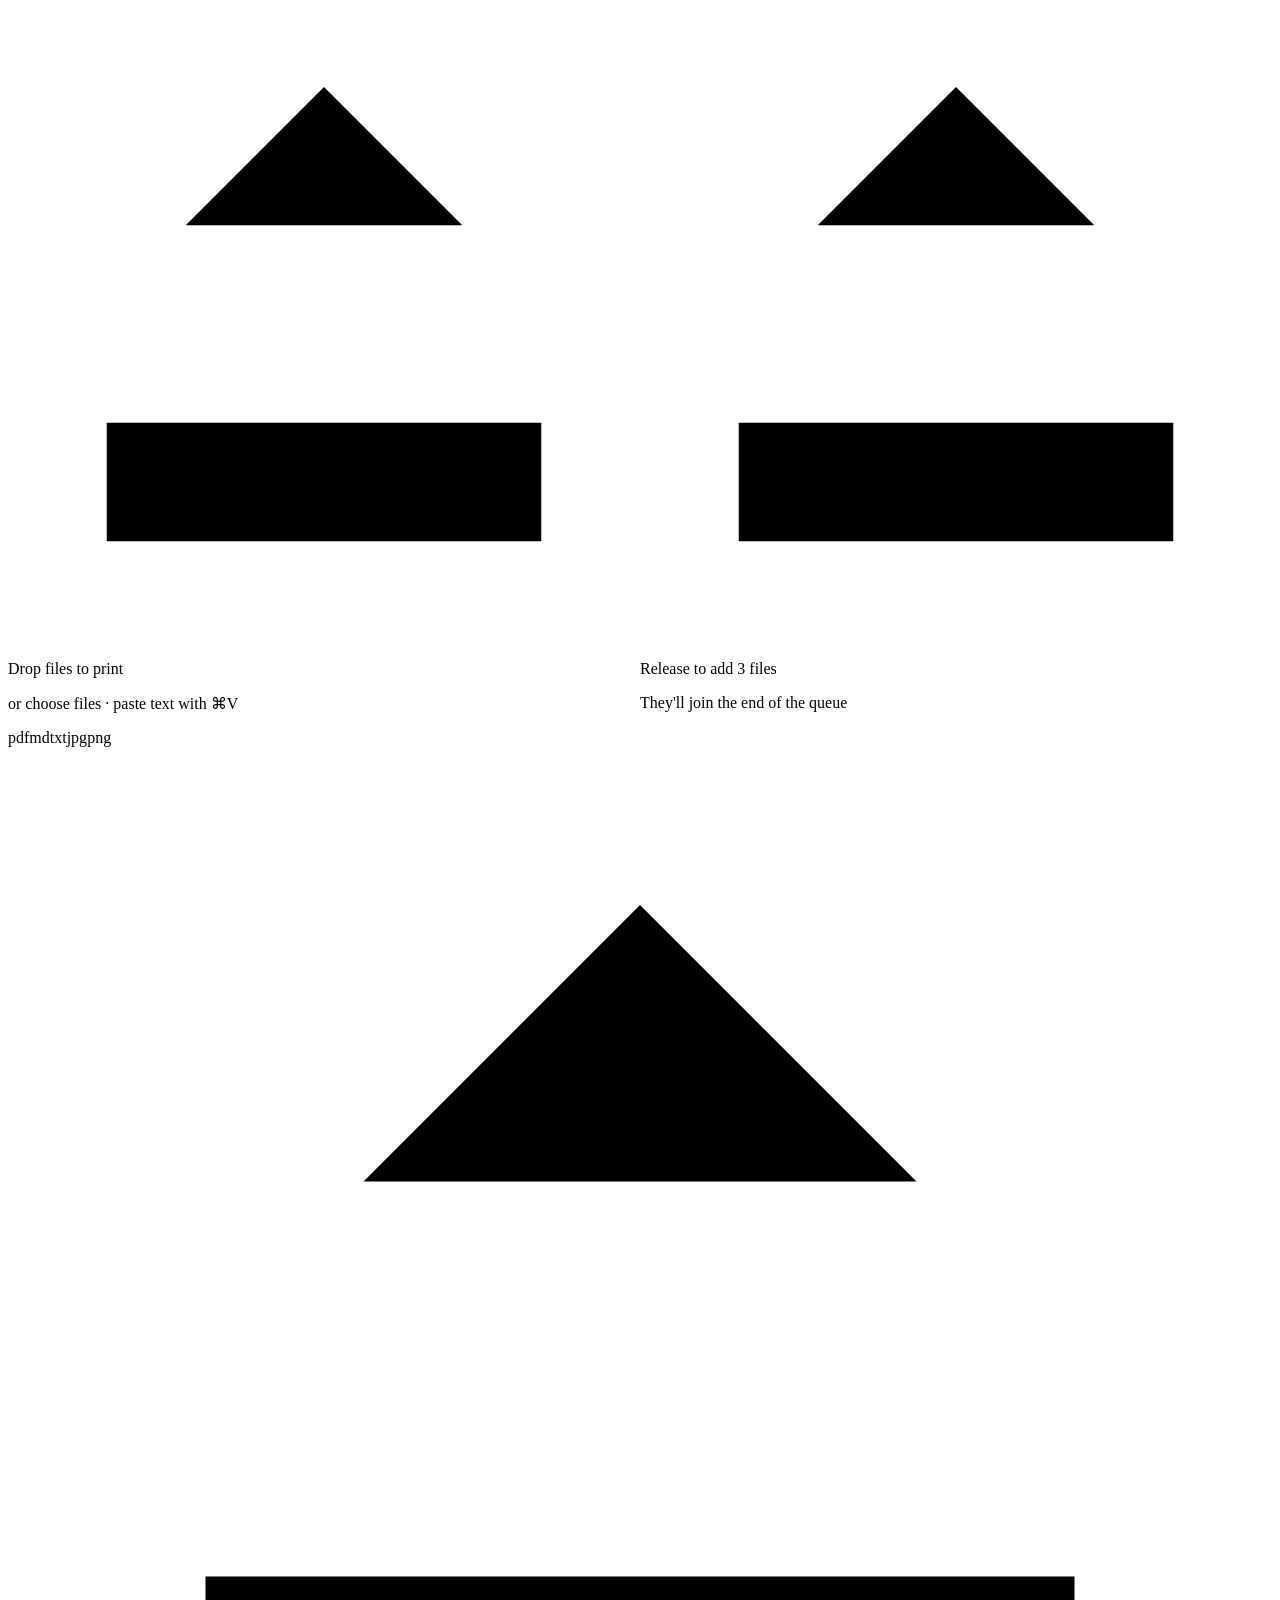
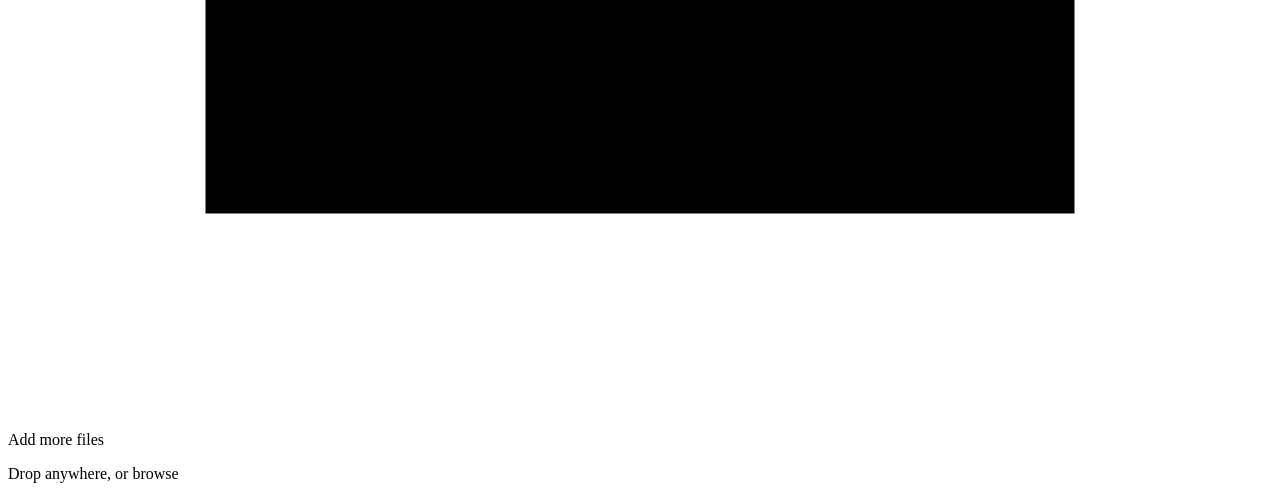
<file: design/components/DropZone/preview.html>
<!-- @dsCard group="Upload" height=380 -->
<!doctype html>
<html><head><meta charset="utf-8"></head><body>
<div class="tp-pad tp-stack">
  <div style="display:grid;grid-template-columns:1fr 1fr;gap:var(--space-4)">
    <div class="tp-drop"><div class="tp-drop-icon"><svg class="tp-icon" viewBox="0 0 16 16"><path d="M8 10.5V2M4.5 5.5L8 2l3.5 3.5M2.5 10.5v3h11v-3"/></svg></div><p class="tp-drop-title">Drop files to print</p><p class="tp-drop-hint">or <span class="tp-link">choose files</span> · paste text with ⌘V</p><div class="tp-drop-types"><span class="tp-tag">pdf</span><span class="tp-tag">md</span><span class="tp-tag">txt</span><span class="tp-tag">jpg</span><span class="tp-tag">png</span></div></div>
    <div class="tp-drop tp-drop--active"><div class="tp-drop-icon"><svg class="tp-icon" viewBox="0 0 16 16"><path d="M8 10.5V2M4.5 5.5L8 2l3.5 3.5M2.5 10.5v3h11v-3"/></svg></div><p class="tp-drop-title">Release to add 3 files</p><p class="tp-drop-hint">They'll join the end of the queue</p></div>
  </div>
  <div class="tp-drop tp-drop--compact"><div class="tp-drop-icon"><svg class="tp-icon" viewBox="0 0 16 16"><path d="M8 10.5V2M4.5 5.5L8 2l3.5 3.5M2.5 10.5v3h11v-3"/></svg></div><div><p class="tp-drop-title">Add more files</p><p class="tp-drop-hint">Drop anywhere, or <span class="tp-link">browse</span></p></div></div>
</div>
</body></html>
</file>
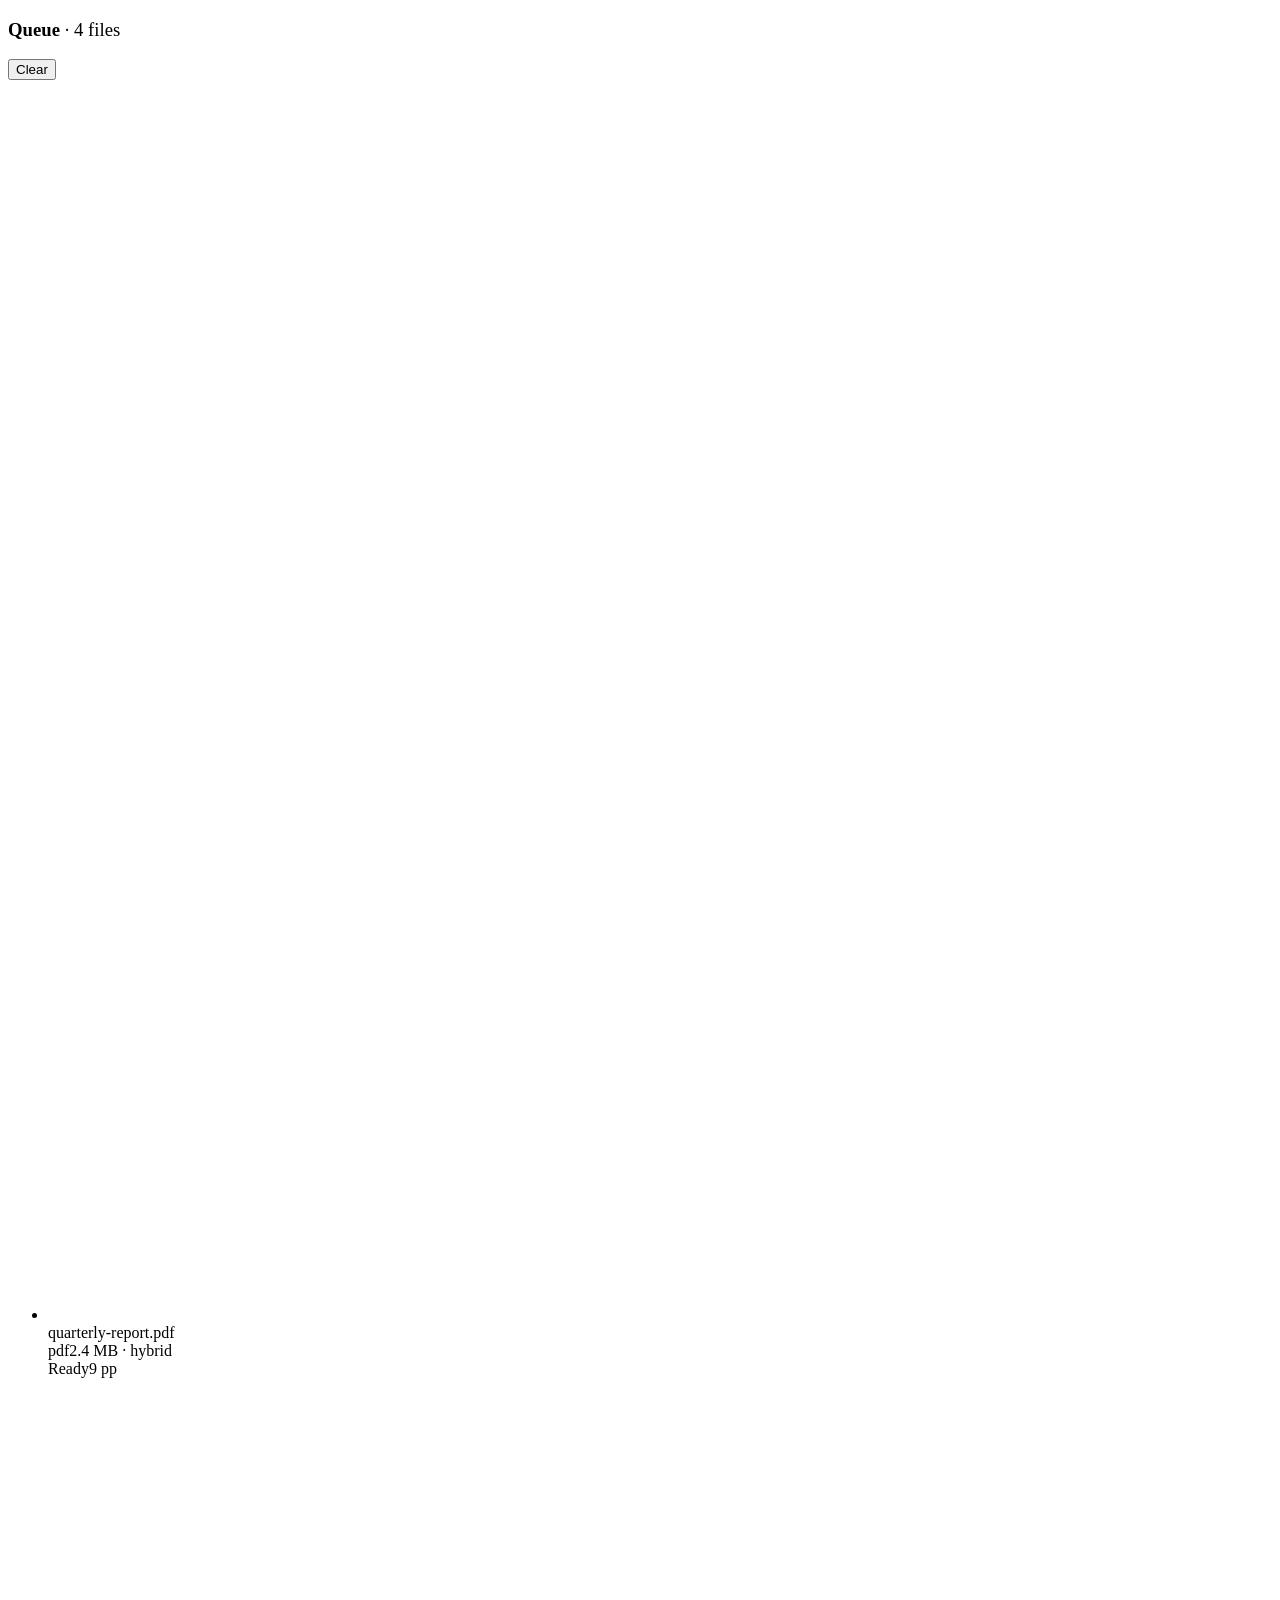
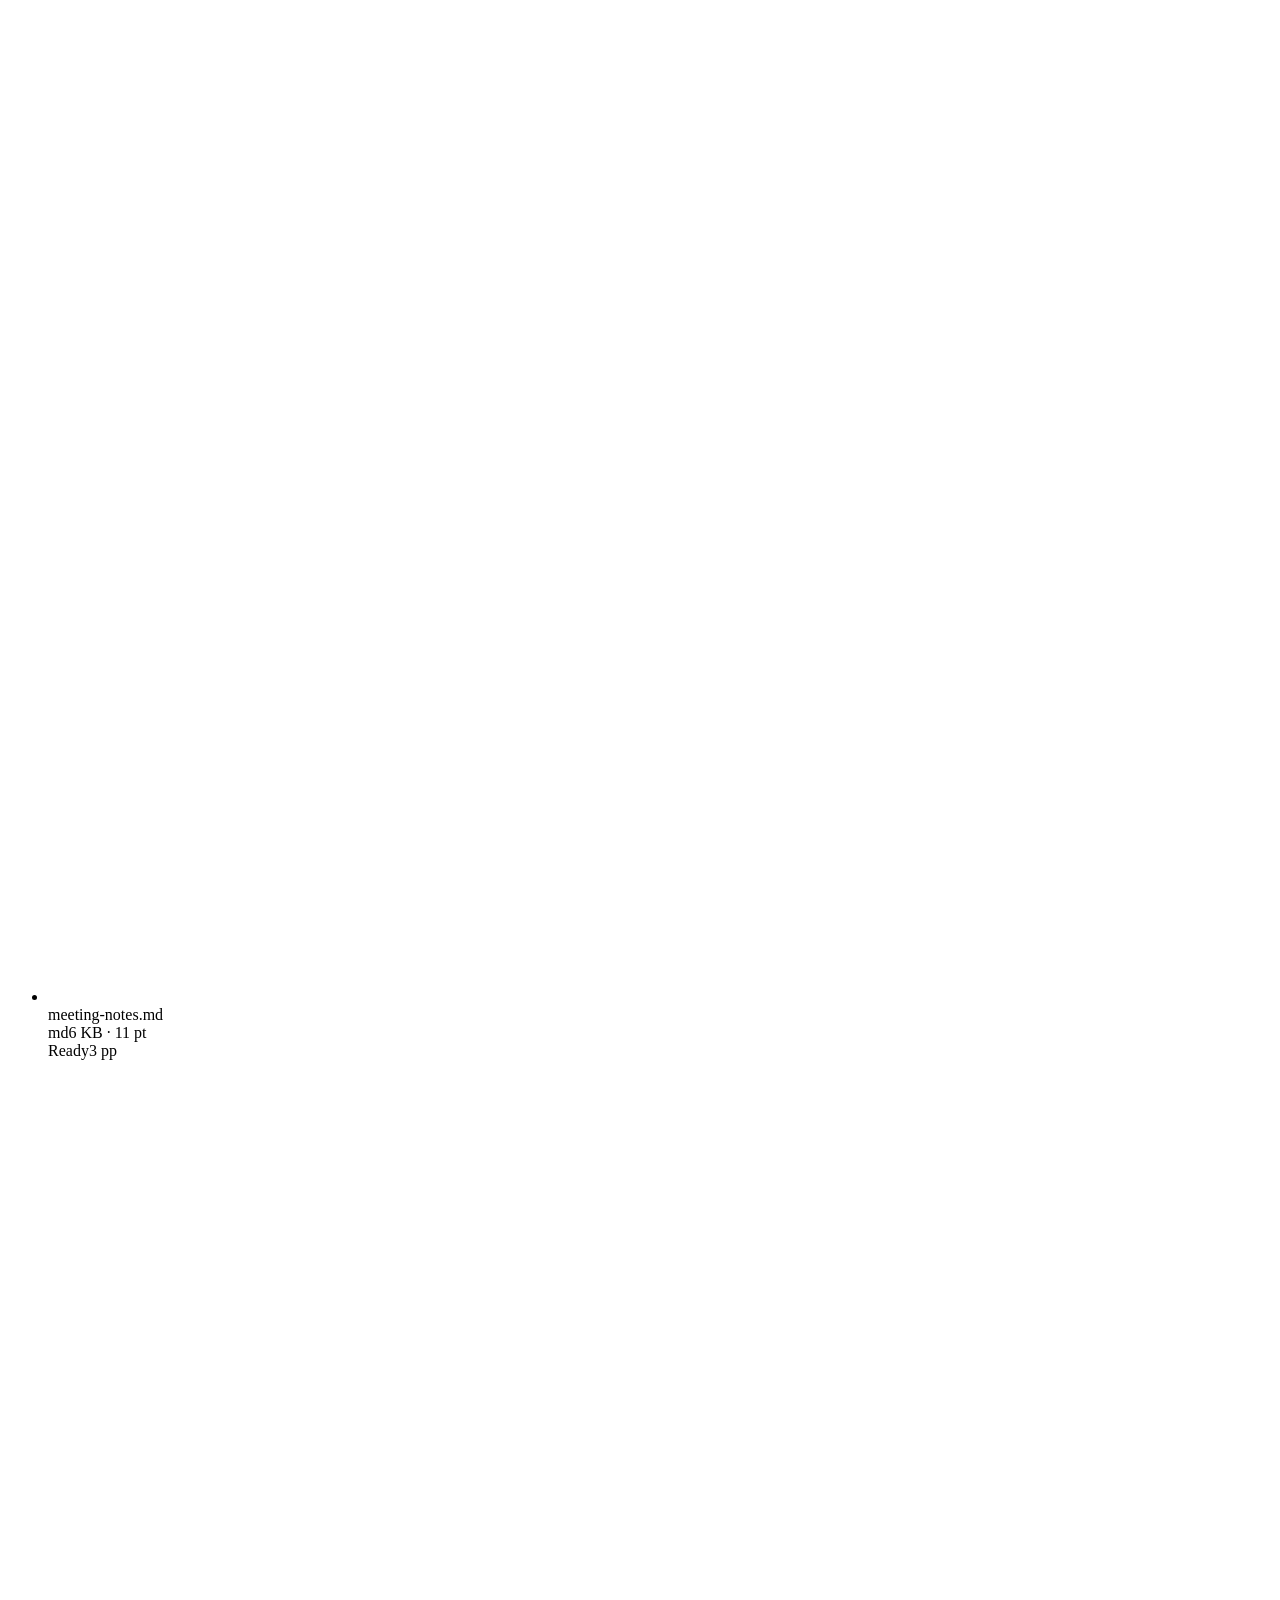
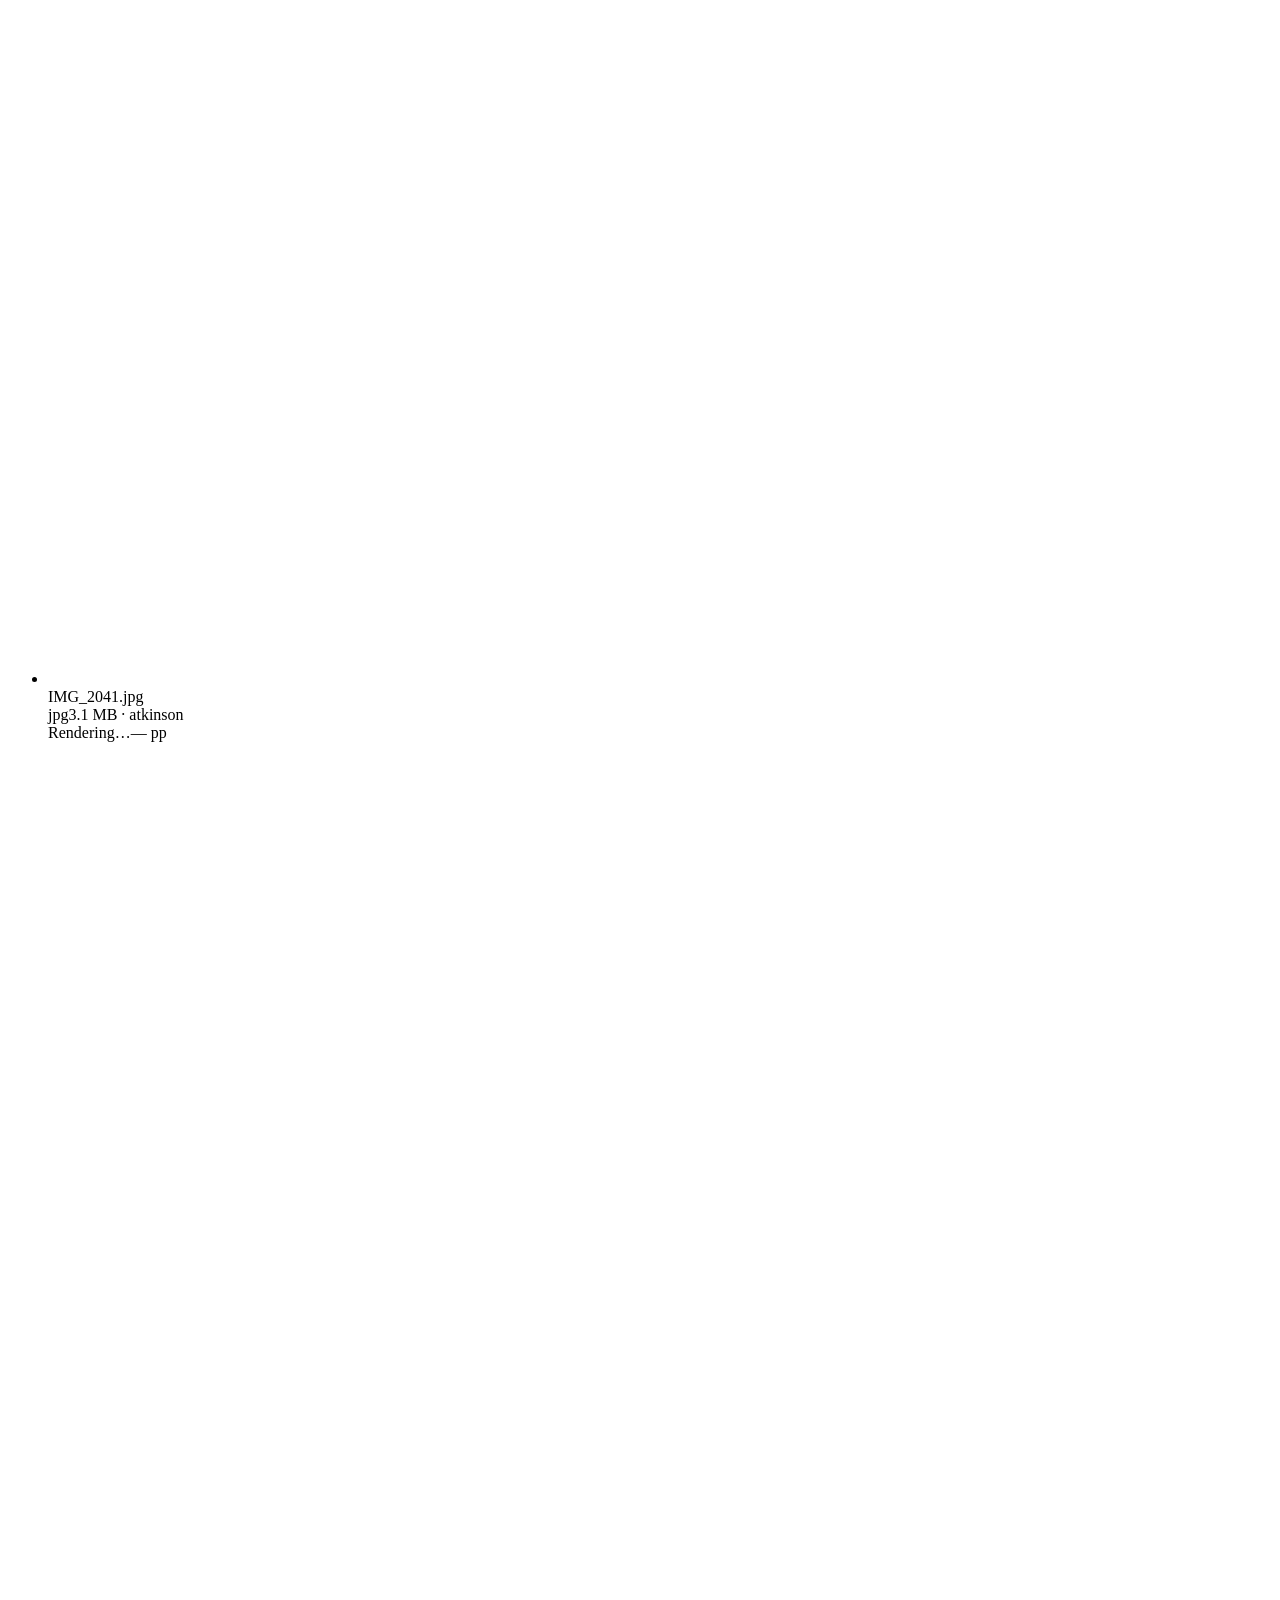
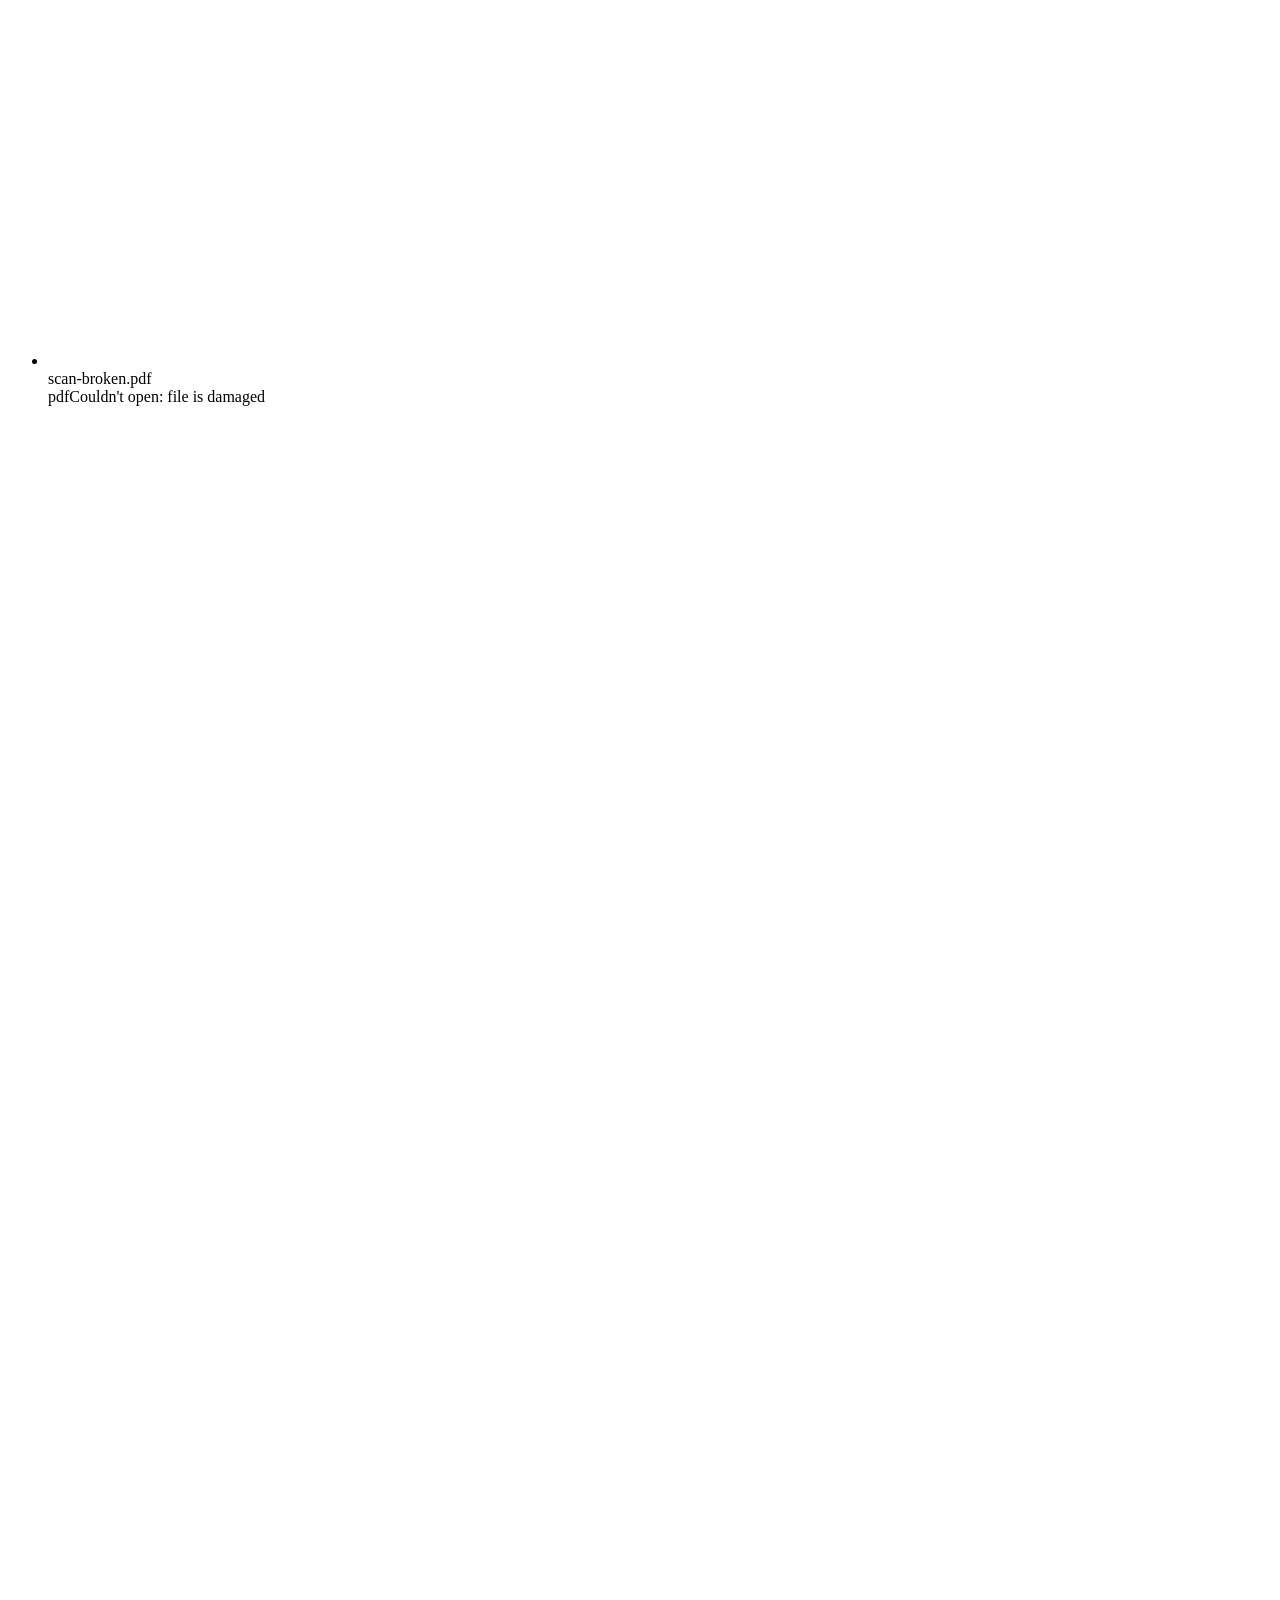
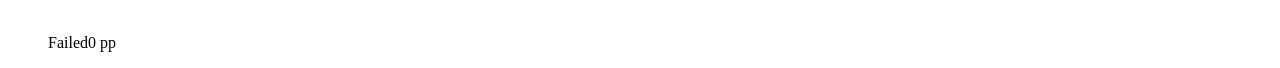
<file: design/components/FileQueue/preview.html>
<!-- @dsCard group="Upload" height=300 -->
<!doctype html>
<html><head><meta charset="utf-8"></head><body>
<div class="tp-pad">
<div class="tp-panel">
  <div class="tp-panel-head"><h3 class="tp-panel-title">Queue <span class="tp-muted tp-mono" style="font-weight:400">· 4 files</span></h3><button class="tp-btn tp-btn--ghost">Clear</button></div>
  <ul class="tp-queue">
    <li class="tp-file tp-file--selected"><span class="tp-grip"><svg class="tp-icon" viewBox="0 0 16 16"><path d="M6 4h.01M10 4h.01M6 8h.01M10 8h.01M6 12h.01M10 12h.01" stroke-width="2.4"/></svg></span><span class="tp-mini"></span><div style="min-width:0"><div class="tp-file-name">quarterly-report.pdf</div><div class="tp-file-meta"><span class="tp-tag">pdf</span>2.4 MB · hybrid</div></div><span class="tp-file-state tp-file-state--ok">Ready</span><span class="tp-file-pages">9 pp</span></li>
    <li class="tp-file"><span class="tp-grip"><svg class="tp-icon" viewBox="0 0 16 16"><path d="M6 4h.01M10 4h.01M6 8h.01M10 8h.01M6 12h.01M10 12h.01" stroke-width="2.4"/></svg></span><span class="tp-mini"></span><div style="min-width:0"><div class="tp-file-name">meeting-notes.md</div><div class="tp-file-meta"><span class="tp-tag">md</span>6 KB · 11 pt</div></div><span class="tp-file-state tp-file-state--ok">Ready</span><span class="tp-file-pages">3 pp</span></li>
    <li class="tp-file"><span class="tp-grip"><svg class="tp-icon" viewBox="0 0 16 16"><path d="M6 4h.01M10 4h.01M6 8h.01M10 8h.01M6 12h.01M10 12h.01" stroke-width="2.4"/></svg></span><span class="tp-mini"></span><div style="min-width:0"><div class="tp-file-name">IMG_2041.jpg</div><div class="tp-file-meta"><span class="tp-tag">jpg</span>3.1 MB · atkinson</div></div><span class="tp-file-state tp-file-state--busy">Rendering…</span><span class="tp-file-pages tp-muted">— pp</span></li>
    <li class="tp-file"><span class="tp-grip"><svg class="tp-icon" viewBox="0 0 16 16"><path d="M6 4h.01M10 4h.01M6 8h.01M10 8h.01M6 12h.01M10 12h.01" stroke-width="2.4"/></svg></span><span class="tp-mini"></span><div style="min-width:0"><div class="tp-file-name">scan-broken.pdf</div><div class="tp-file-meta"><span class="tp-tag">pdf</span>Couldn't open: file is damaged</div></div><span class="tp-file-state tp-file-state--error"><svg class="tp-icon" viewBox="0 0 16 16"><path d="M4 4l8 8M12 4l-8 8"/></svg> Failed</span><span class="tp-file-pages tp-muted">0 pp</span></li>
  </ul>
</div>
</div>
</body></html>
</file>
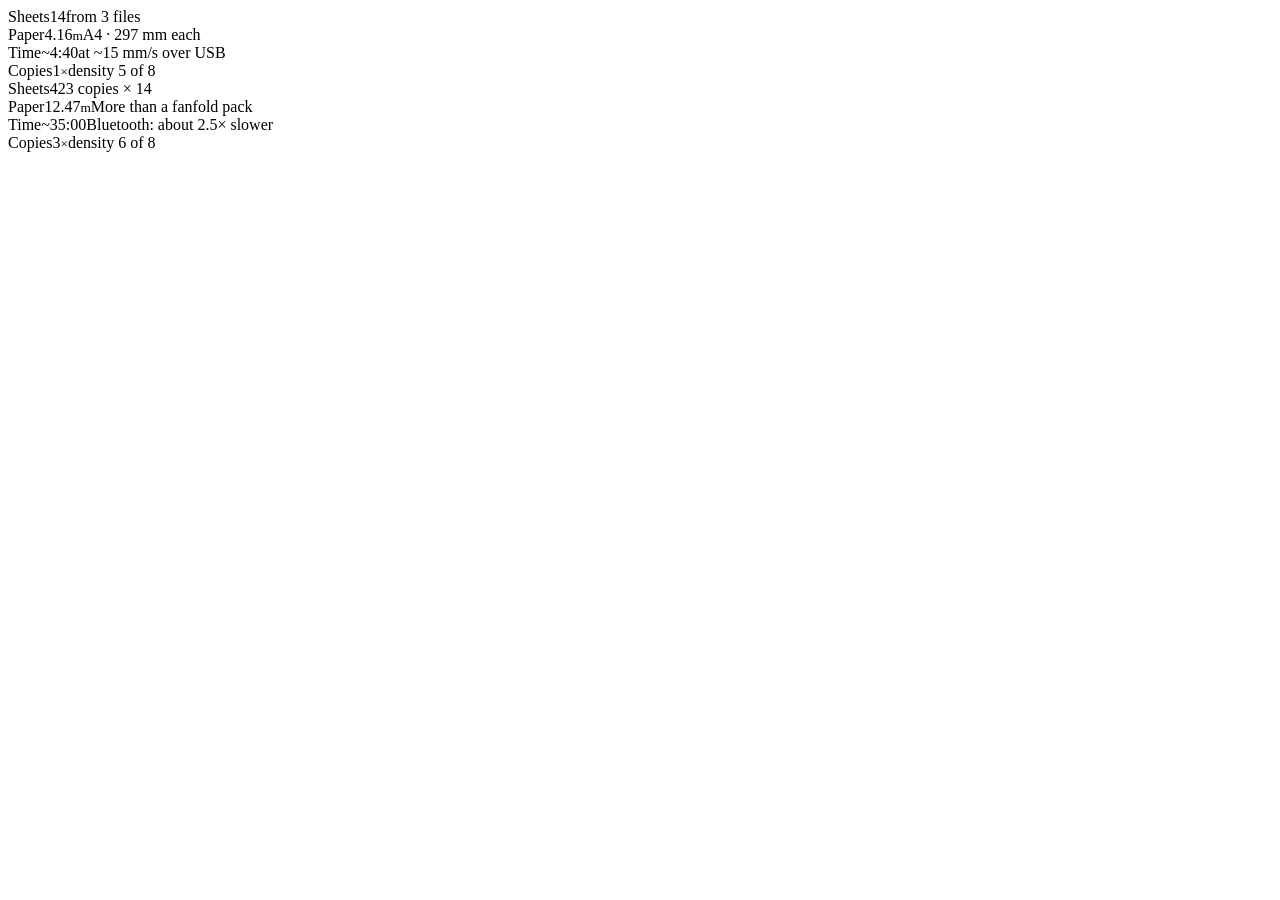
<file: design/components/JobSummary/preview.html>
<!-- @dsCard group="Payout" height=150 subtitle="What you have coming" -->
<!doctype html>
<html><head><meta charset="utf-8"></head><body>
<div class="tp-pad tp-stack"><div class="tp-panel tp-summary">
<div class="tp-stat"><span class="tp-overline">Sheets</span><span class="tp-figure">14</span><span class="tp-stat-note">from 3 files</span></div>
<div class="tp-stat"><span class="tp-overline">Paper</span><span class="tp-figure">4.16<small>m</small></span><span class="tp-stat-note">A4 · 297 mm each</span></div>
<div class="tp-stat"><span class="tp-overline">Time</span><span class="tp-figure">~4:40</span><span class="tp-stat-note">at ~15 mm/s over USB</span></div>
<div class="tp-stat"><span class="tp-overline">Copies</span><span class="tp-figure">1<small>×</small></span><span class="tp-stat-note">density 5 of 8</span></div>
</div>
<div class="tp-panel tp-summary"><div class="tp-stat"><span class="tp-overline">Sheets</span><span class="tp-figure">42</span><span class="tp-stat-note">3 copies × 14</span></div><div class="tp-stat"><span class="tp-overline">Paper</span><span class="tp-figure">12.47<small>m</small></span><span class="tp-stat-note tp-stat-note--warn">More than a fanfold pack</span></div><div class="tp-stat"><span class="tp-overline">Time</span><span class="tp-figure">~35:00</span><span class="tp-stat-note tp-stat-note--warn">Bluetooth: about 2.5× slower</span></div><div class="tp-stat"><span class="tp-overline">Copies</span><span class="tp-figure">3<small>×</small></span><span class="tp-stat-note">density 6 of 8</span></div></div>
</div></body></html>
</file>
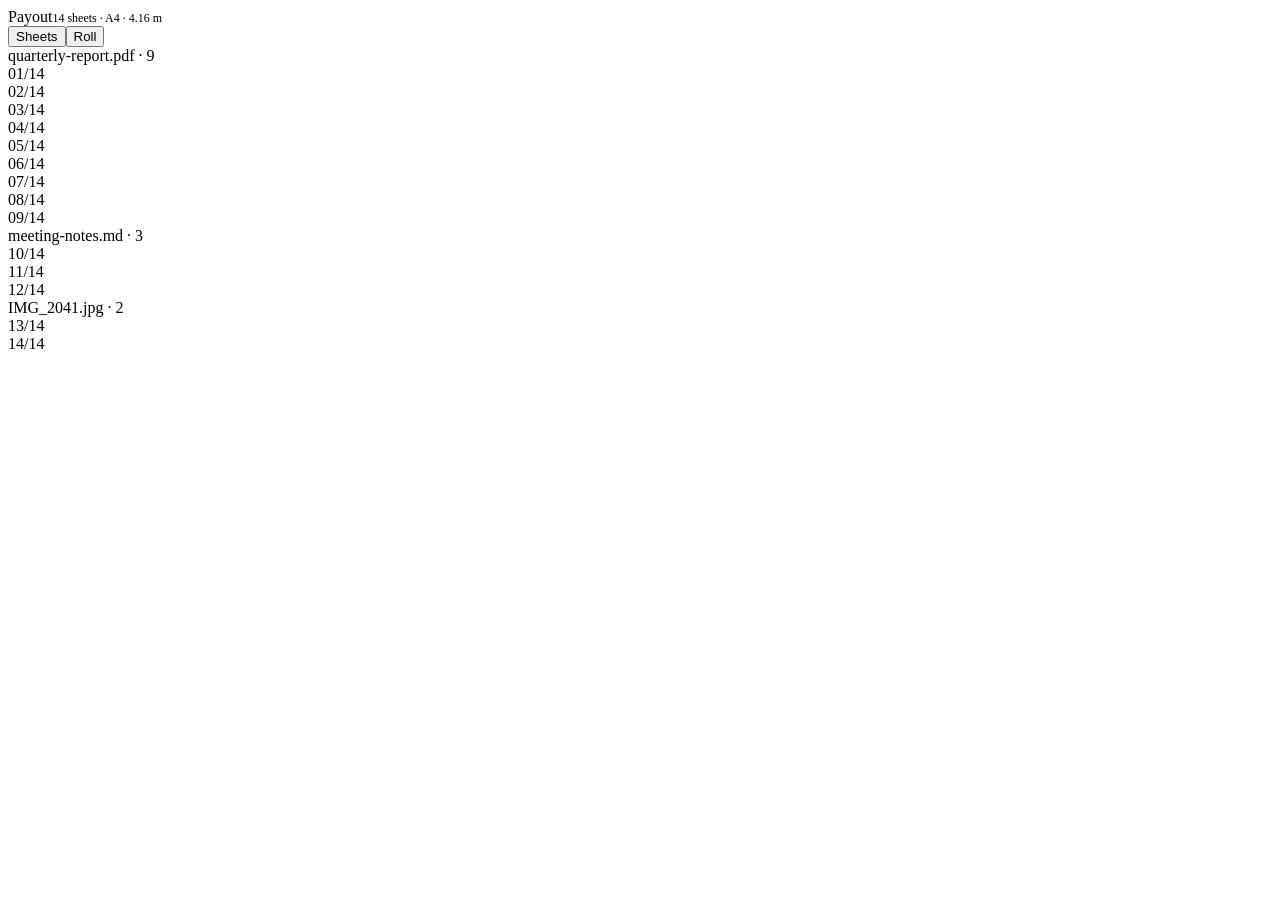
<file: design/components/PagePayout/preview.html>
<!-- @dsCard group="Payout" height=260 subtitle="Every sheet you have coming, in order" -->
<!doctype html>
<html><head><meta charset="utf-8"></head><body>
<div class="tp-pad tp-stack">
<div class="tp-row" style="justify-content:space-between"><div class="tp-row"><span class="tp-overline">Payout</span><span class="tp-mono tp-muted" style="font-size:12px">14 sheets · A4 · 4.16 m</span></div><div class="tp-seg"><button aria-pressed="true">Sheets</button><button aria-pressed="false">Roll</button></div></div>
<div class="tp-payout"><div class="tp-roll"><div><div class="tp-file-label">quarterly-report.pdf · 9</div><div class="tp-roll"><div class="tp-sheet-wrap"><div class="tp-sheet "><i class="h" style="top:8%"></i><i class="img" style="top:18%"></i><i style="top:46%"></i><i style="top:50%"></i><i style="top:54%"></i><i style="top:58%"></i><i style="top:62%"></i><i style="top:66%"></i><i style="top:70%"></i><i style="top:74%"></i><i style="top:78%"></i><i style="top:82%"></i><i style="top:86%"></i></div><div class="tp-sheet-cap"><span>01</span><span>/14</span></div></div><div class="tp-sheet-wrap"><div class="tp-sheet "><i class="h" style="top:8%"></i><i class="s" style="top:16%"></i><i class="" style="top:24%"></i><i class="s" style="top:28%"></i><i class="" style="top:32%"></i><i class="" style="top:36%"></i><i class="" style="top:40%"></i><i class="s" style="top:44%"></i><i class="s" style="top:52%"></i><i class="" style="top:56%"></i><i class="" style="top:60%"></i><i class="" style="top:64%"></i><i class="" style="top:68%"></i><i class="" style="top:72%"></i><i class="" style="top:80%"></i><i class="" style="top:84%"></i><i class="" style="top:88%"></i></div><div class="tp-sheet-cap"><span>02</span><span>/14</span></div></div><div class="tp-sheet-wrap"><div class="tp-sheet tp-sheet--active"><i class="h" style="top:8%"></i><i class="" style="top:16%"></i><i class="" style="top:20%"></i><i class="" style="top:24%"></i><i class="" style="top:28%"></i><i class="" style="top:32%"></i><i class="" style="top:36%"></i><i class="s" style="top:40%"></i><i class="" style="top:44%"></i><i class="s" style="top:52%"></i><i class="" style="top:56%"></i><i class="" style="top:60%"></i><i class="" style="top:64%"></i><i class="" style="top:68%"></i><i class="" style="top:72%"></i><i class="" style="top:76%"></i><i class="" style="top:80%"></i><i class="" style="top:84%"></i></div><div class="tp-sheet-cap"><span>03</span><span>/14</span></div></div><div class="tp-sheet-wrap"><div class="tp-sheet "><i class="h" style="top:8%"></i><i class="img" style="top:18%"></i><i style="top:46%"></i><i style="top:50%"></i><i style="top:54%"></i><i style="top:58%"></i><i style="top:62%"></i><i style="top:66%"></i><i style="top:70%"></i><i style="top:74%"></i><i style="top:78%"></i><i style="top:82%"></i><i style="top:86%"></i></div><div class="tp-sheet-cap"><span>04</span><span>/14</span></div></div><div class="tp-sheet-wrap"><div class="tp-sheet "><i class="h" style="top:8%"></i><i class="s" style="top:16%"></i><i class="" style="top:20%"></i><i class="s" style="top:24%"></i><i class="s" style="top:28%"></i><i class="s" style="top:32%"></i><i class="" style="top:36%"></i><i class="" style="top:40%"></i><i class="s" style="top:44%"></i><i class="" style="top:48%"></i><i class="" style="top:52%"></i><i class="" style="top:56%"></i><i class="" style="top:60%"></i><i class="" style="top:64%"></i><i class="" style="top:72%"></i><i class="" style="top:76%"></i><i class="s" style="top:84%"></i><i class="" style="top:88%"></i></div><div class="tp-sheet-cap"><span>05</span><span>/14</span></div></div><div class="tp-sheet-wrap"><div class="tp-sheet "><i class="h" style="top:8%"></i><i class="" style="top:16%"></i><i class="" style="top:24%"></i><i class="s" style="top:28%"></i><i class="s" style="top:36%"></i><i class="" style="top:40%"></i><i class="s" style="top:48%"></i><i class="s" style="top:52%"></i><i class="s" style="top:56%"></i><i class="" style="top:60%"></i><i class="" style="top:64%"></i><i class="s" style="top:68%"></i><i class="s" style="top:72%"></i><i class="s" style="top:76%"></i><i class="" style="top:80%"></i><i class="s" style="top:84%"></i><i class="s" style="top:88%"></i></div><div class="tp-sheet-cap"><span>06</span><span>/14</span></div></div><div class="tp-sheet-wrap"><div class="tp-sheet "><i class="h" style="top:8%"></i><i class="img" style="top:18%"></i><i style="top:46%"></i><i style="top:50%"></i><i style="top:54%"></i><i style="top:58%"></i><i style="top:62%"></i><i style="top:66%"></i><i style="top:70%"></i><i style="top:74%"></i><i style="top:78%"></i><i style="top:82%"></i><i style="top:86%"></i></div><div class="tp-sheet-cap"><span>07</span><span>/14</span></div></div><div class="tp-sheet-wrap"><div class="tp-sheet "><i class="h" style="top:8%"></i><i class="s" style="top:16%"></i><i class="s" style="top:20%"></i><i class="" style="top:28%"></i><i class="" style="top:32%"></i><i class="" style="top:36%"></i><i class="" style="top:40%"></i><i class="" style="top:44%"></i><i class="s" style="top:52%"></i><i class="" style="top:56%"></i><i class="" style="top:60%"></i><i class="" style="top:64%"></i><i class="" style="top:68%"></i><i class="" style="top:72%"></i><i class="" style="top:76%"></i><i class="" style="top:80%"></i><i class="" style="top:88%"></i></div><div class="tp-sheet-cap"><span>08</span><span>/14</span></div></div><div class="tp-sheet-wrap"><div class="tp-sheet "><i class="h" style="top:8%"></i><i class="" style="top:16%"></i><i class="" style="top:24%"></i><i class="" style="top:32%"></i><i class="s" style="top:36%"></i><i class="" style="top:40%"></i><i class="" style="top:44%"></i><i class="s" style="top:48%"></i><i class="" style="top:56%"></i><i class="" style="top:64%"></i><i class="" style="top:72%"></i><i class="" style="top:76%"></i><i class="" style="top:80%"></i><i class="" style="top:84%"></i><i class="" style="top:88%"></i></div><div class="tp-sheet-cap"><span>09</span><span>/14</span></div></div></div></div><div class="tp-split"></div><div><div class="tp-file-label">meeting-notes.md · 3</div><div class="tp-roll"><div class="tp-sheet-wrap"><div class="tp-sheet "><i class="h" style="top:8%"></i><i class="" style="top:16%"></i><i class="s" style="top:20%"></i><i class="" style="top:28%"></i><i class="" style="top:32%"></i><i class="s" style="top:36%"></i><i class="" style="top:40%"></i><i class="s" style="top:44%"></i><i class="" style="top:48%"></i><i class="" style="top:56%"></i><i class="" style="top:60%"></i><i class="s" style="top:64%"></i><i class="" style="top:68%"></i><i class="s" style="top:76%"></i><i class="" style="top:80%"></i><i class="" style="top:84%"></i><i class="" style="top:88%"></i></div><div class="tp-sheet-cap"><span>10</span><span>/14</span></div></div><div class="tp-sheet-wrap"><div class="tp-sheet "><i class="" style="top:8%"></i><i class="" style="top:12%"></i><i class="" style="top:16%"></i><i class="s" style="top:20%"></i><i class="s" style="top:24%"></i><i class="" style="top:32%"></i><i class="" style="top:36%"></i><i class="" style="top:40%"></i><i class="" style="top:48%"></i><i class="" style="top:52%"></i><i class="" style="top:56%"></i><i class="s" style="top:64%"></i><i class="" style="top:68%"></i><i class="" style="top:72%"></i><i class="" style="top:76%"></i><i class="" style="top:80%"></i><i class="" style="top:84%"></i><i class="" style="top:88%"></i></div><div class="tp-sheet-cap"><span>11</span><span>/14</span></div></div><div class="tp-sheet-wrap"><div class="tp-sheet "><i class="" style="top:8%"></i><i class="" style="top:12%"></i><i class="" style="top:20%"></i><i class="" style="top:24%"></i><i class="s" style="top:32%"></i><i class="" style="top:40%"></i><i class="" style="top:44%"></i><i class="" style="top:48%"></i><i class="" style="top:52%"></i><i class="" style="top:60%"></i><i class="s" style="top:64%"></i><i class="" style="top:68%"></i><i class="s" style="top:72%"></i><i class="" style="top:80%"></i><i class="" style="top:84%"></i><i class="" style="top:88%"></i></div><div class="tp-sheet-cap"><span>12</span><span>/14</span></div></div></div></div><div class="tp-split"></div><div><div class="tp-file-label">IMG_2041.jpg · 2</div><div class="tp-roll"><div class="tp-sheet-wrap"><div class="tp-sheet "><i class="full"></i></div><div class="tp-sheet-cap"><span>13</span><span>/14</span></div></div><div class="tp-sheet-wrap"><div class="tp-sheet "><i class="full"></i></div><div class="tp-sheet-cap"><span>14</span><span>/14</span></div></div></div></div></div></div>
</div></body></html>
</file>
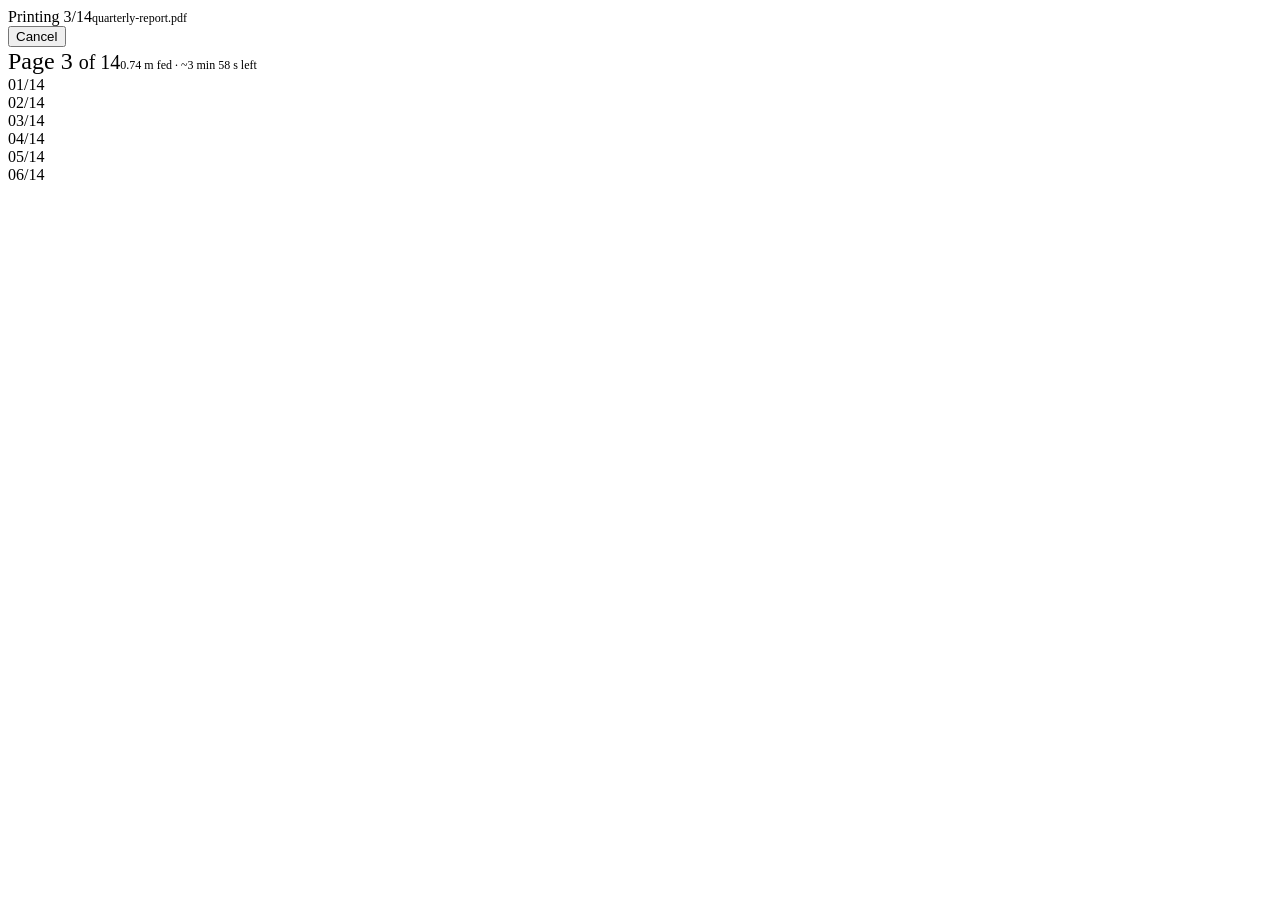
<file: design/components/PrintProgress/preview.html>
<!-- @dsCard group="Payout" height=330 -->
<!doctype html>
<html><head><meta charset="utf-8"></head><body>
<div class="tp-pad"><div class="tp-panel">
<div class="tp-panel-head"><div class="tp-row"><span class="tp-status tp-status--busy"><span class="tp-dot"></span>Printing <span class="tp-via">3/14</span></span><span class="tp-muted" style="font-size:12px">quarterly-report.pdf</span></div><button class="tp-btn">Cancel</button></div>
<div class="tp-pad tp-stack">
<div class="tp-progress"><div class="tp-progress-row"><span class="tp-figure" style="font-size:24px;line-height:28px">Page 3 <small>of 14</small></span><span class="tp-mono tp-muted" style="font-size:12px">0.74 m fed · ~3 min 58 s left</span></div>
<div class="tp-bar" style="--pages:14"><span style="width:17%"></span><div class="tp-ticks"></div></div></div>
<div class="tp-payout" style="padding-top:var(--space-4)"><div class="tp-roll"><div class="tp-sheet-wrap"><div class="tp-sheet tp-sheet--done"><i class="h" style="top:8%"></i><i class="" style="top:16%"></i><i class="" style="top:20%"></i><i class="" style="top:24%"></i><i class="s" style="top:28%"></i><i class="" style="top:32%"></i><i class="" style="top:36%"></i><i class="" style="top:40%"></i><i class="" style="top:44%"></i><i class="" style="top:48%"></i><i class="" style="top:52%"></i><i class="" style="top:56%"></i><i class="" style="top:60%"></i><i class="" style="top:64%"></i><i class="" style="top:68%"></i><i class="" style="top:72%"></i><i class="s" style="top:80%"></i><i class="" style="top:84%"></i><i class="" style="top:88%"></i></div><div class="tp-sheet-cap"><span>01</span><span>/14</span></div></div><div class="tp-sheet-wrap"><div class="tp-sheet tp-sheet--done"><i class="h" style="top:8%"></i><i class="" style="top:16%"></i><i class="s" style="top:20%"></i><i class="" style="top:24%"></i><i class="" style="top:28%"></i><i class="s" style="top:32%"></i><i class="s" style="top:36%"></i><i class="" style="top:40%"></i><i class="s" style="top:44%"></i><i class="" style="top:48%"></i><i class="s" style="top:52%"></i><i class="" style="top:56%"></i><i class="" style="top:60%"></i><i class="" style="top:64%"></i><i class="s" style="top:68%"></i><i class="" style="top:76%"></i><i class="s" style="top:84%"></i><i class="" style="top:88%"></i></div><div class="tp-sheet-cap"><span>02</span><span>/14</span></div></div><div class="tp-sheet-wrap"><div class="tp-sheet tp-sheet--active"><i class="h" style="top:8%"></i><i class="img" style="top:18%"></i><i style="top:46%"></i><i style="top:50%"></i><i style="top:54%"></i><i style="top:58%"></i><i style="top:62%"></i><i style="top:66%"></i><i style="top:70%"></i><i style="top:74%"></i><i style="top:78%"></i><i style="top:82%"></i><i style="top:86%"></i></div><div class="tp-sheet-cap"><span>03</span><span>/14</span></div></div><div class="tp-sheet-wrap"><div class="tp-sheet "><i class="h" style="top:8%"></i><i class="" style="top:16%"></i><i class="" style="top:20%"></i><i class="" style="top:24%"></i><i class="" style="top:28%"></i><i class="" style="top:32%"></i><i class="" style="top:36%"></i><i class="" style="top:40%"></i><i class="s" style="top:44%"></i><i class="" style="top:48%"></i><i class="" style="top:52%"></i><i class="" style="top:56%"></i><i class="" style="top:60%"></i><i class="s" style="top:64%"></i><i class="s" style="top:68%"></i><i class="s" style="top:72%"></i><i class="" style="top:76%"></i><i class="s" style="top:80%"></i><i class="" style="top:84%"></i><i class="s" style="top:88%"></i></div><div class="tp-sheet-cap"><span>04</span><span>/14</span></div></div><div class="tp-sheet-wrap"><div class="tp-sheet "><i class="h" style="top:8%"></i><i class="" style="top:16%"></i><i class="" style="top:20%"></i><i class="" style="top:24%"></i><i class="" style="top:28%"></i><i class="s" style="top:32%"></i><i class="" style="top:36%"></i><i class="" style="top:40%"></i><i class="" style="top:44%"></i><i class="" style="top:52%"></i><i class="" style="top:56%"></i><i class="" style="top:60%"></i><i class="" style="top:64%"></i><i class="" style="top:68%"></i><i class="" style="top:72%"></i><i class="" style="top:76%"></i><i class="" style="top:80%"></i><i class="" style="top:84%"></i><i class="s" style="top:88%"></i></div><div class="tp-sheet-cap"><span>05</span><span>/14</span></div></div><div class="tp-sheet-wrap"><div class="tp-sheet "><i class="h" style="top:8%"></i><i class="" style="top:16%"></i><i class="" style="top:20%"></i><i class="s" style="top:24%"></i><i class="" style="top:32%"></i><i class="" style="top:36%"></i><i class="" style="top:44%"></i><i class="" style="top:48%"></i><i class="" style="top:56%"></i><i class="" style="top:60%"></i><i class="" style="top:68%"></i><i class="" style="top:76%"></i><i class="" style="top:84%"></i><i class="" style="top:88%"></i></div><div class="tp-sheet-cap"><span>06</span><span>/14</span></div></div></div></div>
</div></div></div></body></html>
</file>
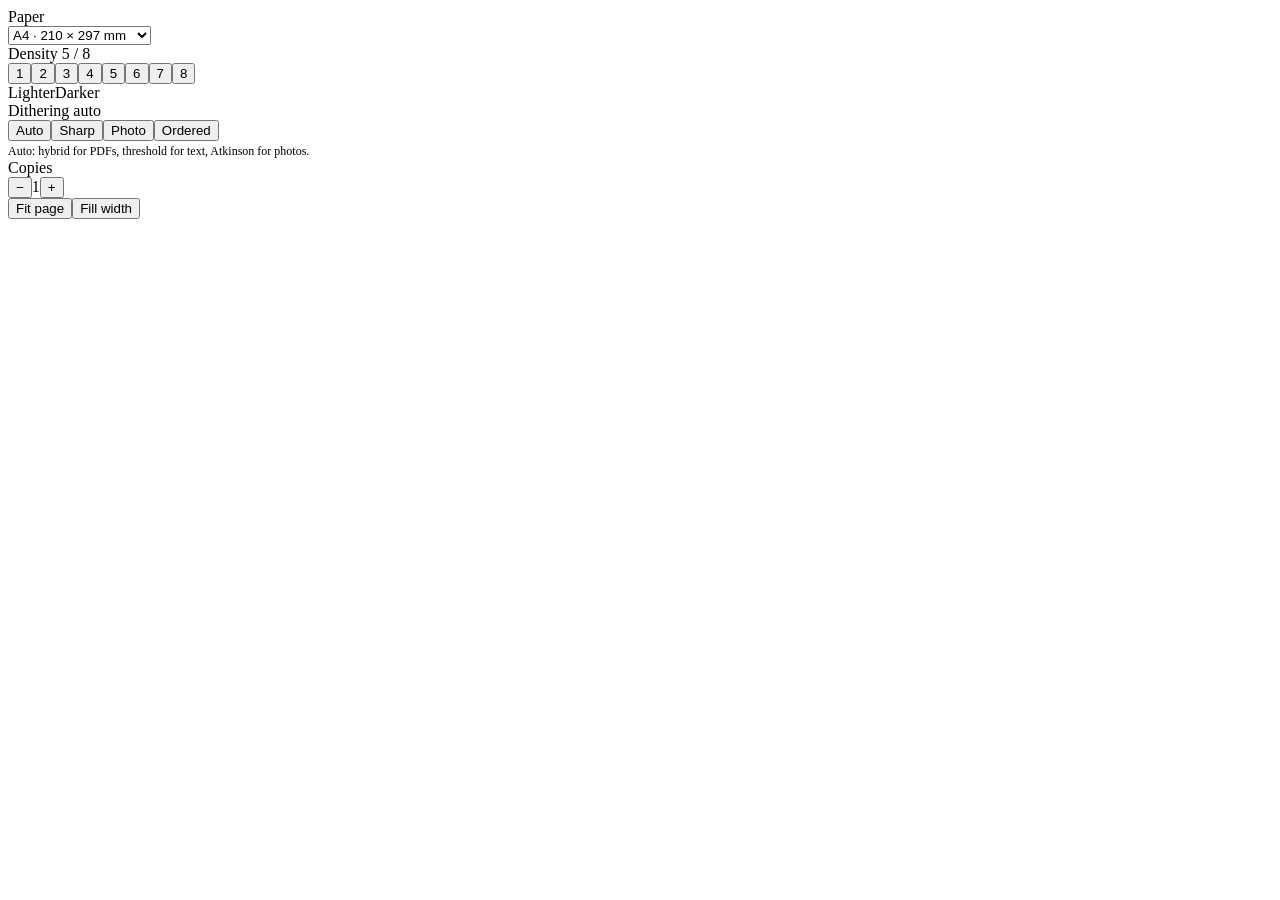
<file: design/components/PrintSettings/preview.html>
<!-- @dsCard group="Settings" height=400 -->
<!doctype html>
<html><head><meta charset="utf-8"></head><body>
<div class="tp-pad" style="max-width:320px"><div class="tp-stack">
<div class="tp-field"><div class="tp-field-label">Paper</div><select class="tp-select"><option>A4 · 210 × 297 mm</option><option>US Letter</option><option>Continuous (fanfold)</option></select></div>
<div class="tp-field"><div class="tp-field-label">Density <span class="tp-mono">5 / 8</span></div><div class="tp-density"><button class="tp-on">1</button><button class="tp-on">2</button><button class="tp-on">3</button><button class="tp-on">4</button><button aria-pressed="true">5</button><button>6</button><button>7</button><button>8</button></div><div class="tp-scale"><span>Lighter</span><span>Darker</span></div></div>
<div class="tp-field"><div class="tp-field-label">Dithering <span class="tp-mono">auto</span></div><div class="tp-seg" style="display:flex"><button aria-pressed="true">Auto</button><button aria-pressed="false">Sharp</button><button aria-pressed="false">Photo</button><button aria-pressed="false">Ordered</button></div><span class="tp-muted" style="font-size:12px;line-height:16px">Auto: hybrid for PDFs, threshold for text, Atkinson for photos.</span></div>
<div class="tp-field"><div class="tp-field-label">Copies</div><div class="tp-row" style="justify-content:space-between"><div class="tp-stepper"><button aria-label="Fewer">−</button><span>1</span><button aria-label="More">+</button></div><div class="tp-seg"><button aria-pressed="true">Fit page</button><button aria-pressed="false">Fill width</button></div></div></div>
</div></div></body></html>
</file>
